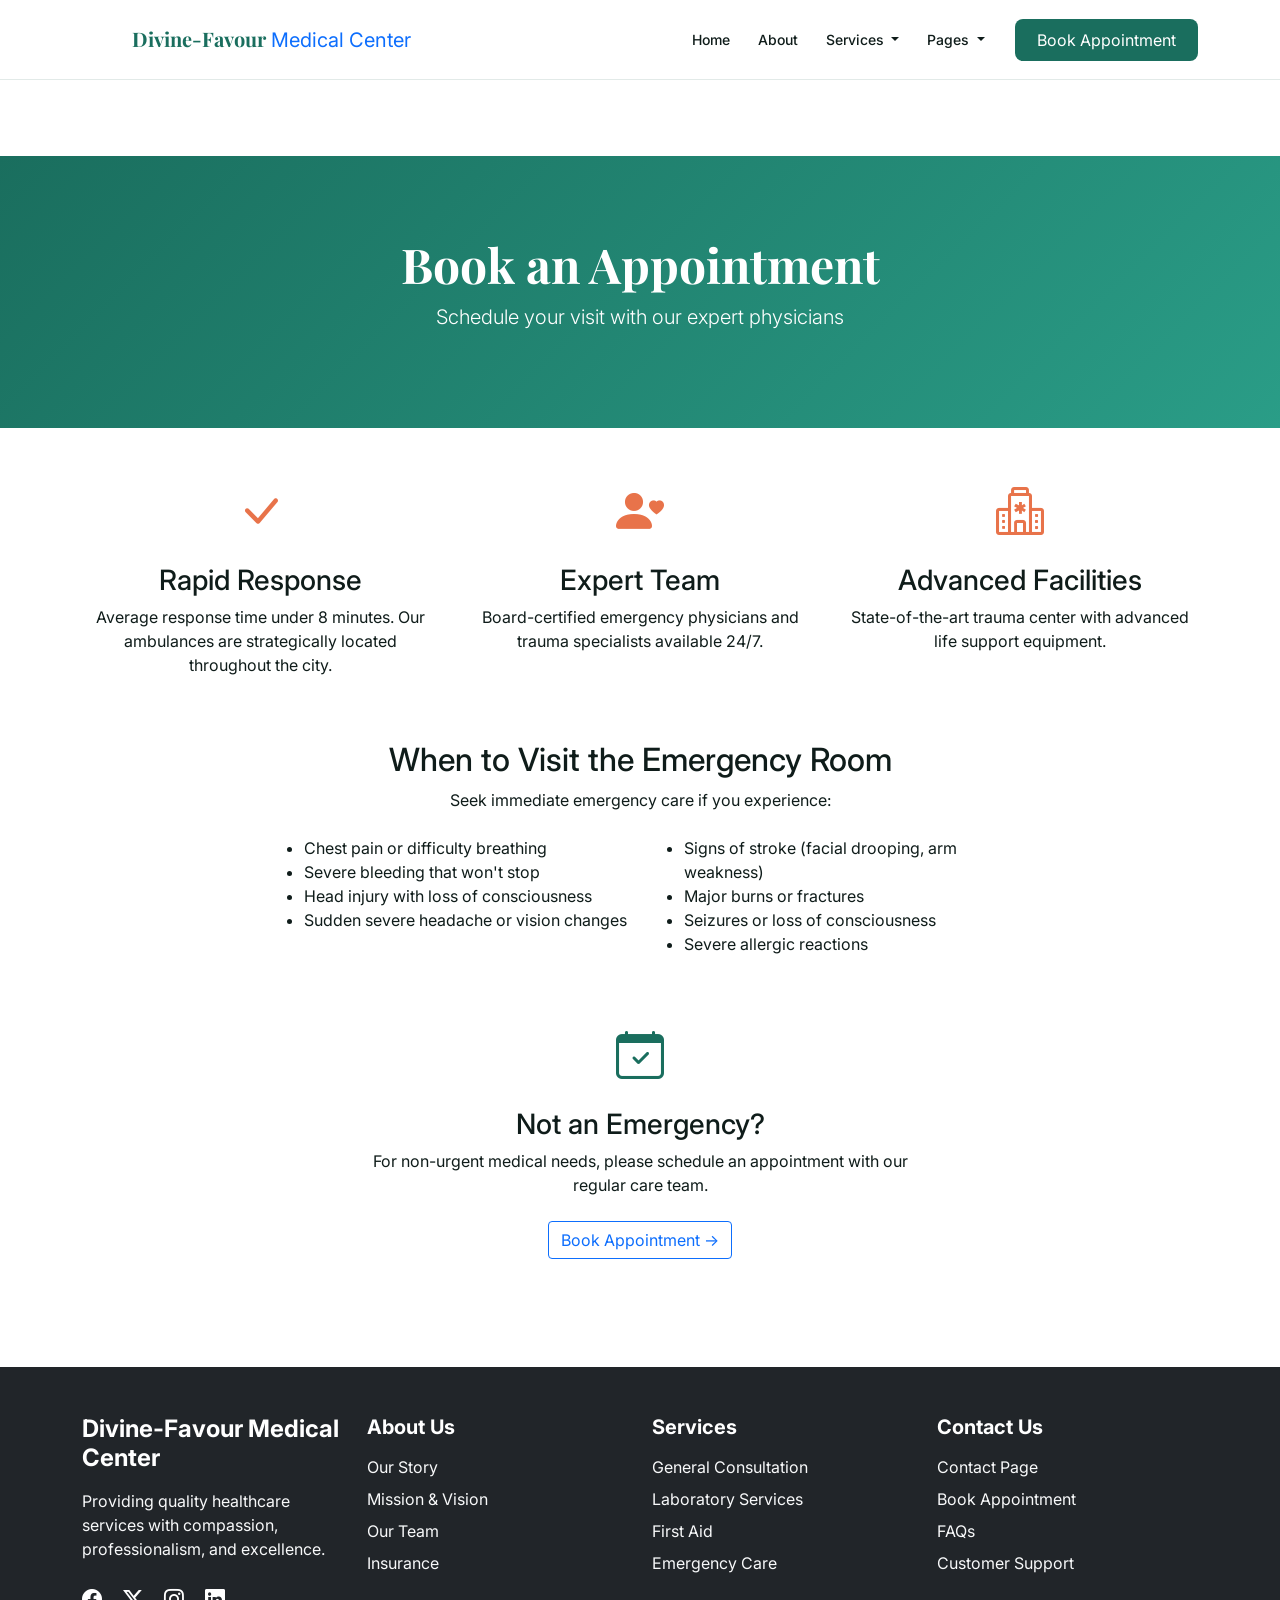
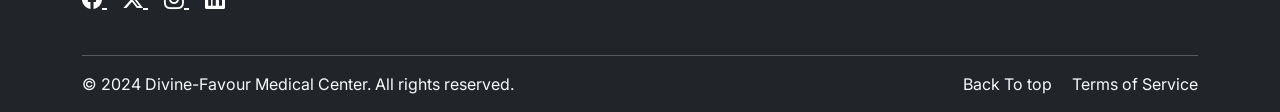
<file: pages/appointment.html>
<!doctype html>
<html lang="en">
  <head>
    <meta charset="UTF-8" />
    <meta name="viewport" content="width=device-width, initial-scale=1.0" />
    <title>Book Appointment - Divine-Favour Medical Center</title>
    <link rel="stylesheet" href="/css/bootstrap.min.css" />
    <link
      href="https://cdn.jsdelivr.net/npm/bootstrap-icons@1.11.3/font/bootstrap-icons.css"
      rel="stylesheet"
    />
    <link
      href="https://fonts.googleapis.com/css2?family=Inter:wght@300;400;500;600;700&family=Playfair+Display:wght@600;700&display=swap"
      rel="stylesheet"
    />
    <link rel="stylesheet" href="css2/appointment.css" />
  </head>
  <body>
    <!-- Main Navigation Bar -->
    <nav class="main-navbar navbar navbar-expand-lg">
      <div class="container">
        <!-- Brand / Logo -->
        <a class="navbar-brand" href="#">
          <div class="brand-icon">
            <i class="bi bi-heart-pulse-fill"></i>
          </div>
          <div class="brand-text">
            <strong>Divine-Favour</strong>
            <span>Medical Center</span>
          </div>
        </a>

        <!-- Mobile Toggle Button -->
        <button
          class="navbar-toggler"
          type="button"
          data-bs-toggle="collapse"
          data-bs-target="#mainNavbar"
        >
          <span class="navbar-toggler-icon"></span>
        </button>

        <!-- Navigation Links -->
        <div class="collapse navbar-collapse" id="mainNavbar">
          <ul class="navbar-nav ms-auto mb-2 mb-lg-0 align-items-lg-center">
            <!-- Home Link -->
            <li class="nav-item">
              <a class="nav-link nav-link-custom active" href="index.html"
                >Home</a
              >
            </li>

            <!-- About Link -->
            <li class="nav-item">
              <a class="nav-link nav-link-custom" href="pages/about.html"
                >About</a
              >
            </li>

            <!-- Services Dropdown -->
            <li class="nav-item dropdown">
              <a
                class="nav-link nav-link-custom dropdown-toggle"
                href="#"
                data-bs-toggle="dropdown"
              >
                Services
              </a>
              <ul class="dropdown-menu dropdown-menu-custom">
                <li>
                  <a class="dropdown-item" href="pages/medical-checkup.html"
                    ><i class="bi bi-heart-pulse"></i>Medical Checkup</a
                  >
                </li>
                <li>
                  <a class="dropdown-item" href="pages/emergency-care.html"
                    ><i class="bi bi-truck-front"></i>Emergency Care</a
                  >
                </li>
                <li>
                  <a class="dropdown-item" href="pages/insurance.html"
                    ><i class="bi bi-shield-check"></i>Insurance</a
                  >
                </li>
                <li>
                  <a class="dropdown-item" href="pages/appointment.html"
                    ><i class="bi bi-calendar-check"></i>Appointment</a
                  >
                </li>
              </ul>
            </li>

            <!-- Pages Dropdown -->
            <li class="nav-item dropdown">
              <a
                class="nav-link nav-link-custom dropdown-toggle"
                href="#"
                data-bs-toggle="dropdown"
              >
                Pages
              </a>
              <ul class="dropdown-menu dropdown-menu-custom">
                <li>
                  <a class="dropdown-item" href="pages/faqs.html"
                    ><i class="bi bi-question-circle"></i>FAQs</a
                  >
                </li>
                <li>
                  <a class="dropdown-item" href="pages/doctors-staff.html"
                    ><i class="bi bi-people"></i>Doctors & Staff</a
                  >
                </li>
                <li>
                  <a class="dropdown-item" href="pages/profile.html"
                    ><i class="bi bi-person-circle"></i>Profile</a
                  >
                </li>
                <li>
                  <a class="dropdown-item" href="pages/first-aid.html"
                    ><i class="bi bi-newspaper"></i>First Aid</a
                  >
                </li>
                <li><hr class="dropdown-divider my-1" /></li>
                <li>
                  <a class="dropdown-item" href="pages/contact.html"
                    ><i class="bi bi-envelope"></i>Contact</a
                  >
                </li>
              </ul>
            </li>
          </ul>

          <!-- Action Buttons -->
          <div class="d-flex gap-2 ms-lg-3 mt-3 mt-lg-0">
            <a href="pages/appointment.html" class="nav-cta-signup"
              >Book Appointment</a
            >
          </div>
        </div>
      </div>
    </nav>

    <section class="page-header">
      <div class="container text-center">
        <h1 class="page-title">Book an Appointment</h1>
        <p class="lead">Schedule your visit with our expert physicians</p>
      </div>
    </section>

    <section class="container py-5">
      <div class="row g-4">
        <div class="col-md-4">
          <div class="service-card text-center">
            <i
              class="bi bi-check-lg"
              style="font-size: 48px; color: var(--accent)"
            ></i>
            <h3 class="mt-3">Rapid Response</h3>
            <p>
              Average response time under 8 minutes. Our ambulances are
              strategically located throughout the city.
            </p>
          </div>
        </div>
        <div class="col-md-4">
          <div class="service-card text-center">
            <i
              class="bi bi-person-heart"
              style="font-size: 48px; color: var(--accent)"
            ></i>
            <h3 class="mt-3">Expert Team</h3>
            <p>
              Board-certified emergency physicians and trauma specialists
              available 24/7.
            </p>
          </div>
        </div>
        <div class="col-md-4">
          <div class="service-card text-center">
            <i
              class="bi bi-hospital"
              style="font-size: 48px; color: var(--accent)"
            ></i>
            <h3 class="mt-3">Advanced Facilities</h3>
            <p>
              State-of-the-art trauma center with advanced life support
              equipment.
            </p>
          </div>
        </div>
      </div>

      <div class="row mt-5">
        <div class="col-lg-8 mx-auto text-center">
          <h2>When to Visit the Emergency Room</h2>
          <p>Seek immediate emergency care if you experience:</p>
          <div class="row mt-4">
            <div class="col-md-6 text-start">
              <ul>
                <li>Chest pain or difficulty breathing</li>
                <li>Severe bleeding that won't stop</li>
                <li>Head injury with loss of consciousness</li>
                <li>Sudden severe headache or vision changes</li>
              </ul>
            </div>
            <div class="col-md-6 text-start">
              <ul>
                <li>Signs of stroke (facial drooping, arm weakness)</li>
                <li>Major burns or fractures</li>
                <li>Seizures or loss of consciousness</li>
                <li>Severe allergic reactions</li>
              </ul>
            </div>
          </div>
        </div>
      </div>

      <div class="row mt-5">
        <div class="col-md-6 mx-auto">
          <div class="service-card text-center">
            <i
              class="bi bi-calendar-check"
              style="font-size: 48px; color: var(--primary)"
            ></i>
            <h3 class="mt-3">Not an Emergency?</h3>
            <p>
              For non-urgent medical needs, please schedule an appointment with
              our regular care team.
            </p>
            <a href="appointment.html" class="btn btn-outline-primary mt-2"
              >Book Appointment →</a
            >
          </div>
        </div>
      </div>
    </section>

    <footer class="footer bg-dark text-white pt-5 pb-3">
      <div class="container">
        <div class="row">
          <!-- Left Section -->
          <div class="col-lg-3 mb-4">
            <h4 class="fw-bold mb-3">Divine-Favour Medical Center</h4>

            <p class="text-light">
              Providing quality healthcare services with compassion,
              professionalism, and excellence.
            </p>

            <!-- Social Media Icons -->
            <div class="mt-4">
              <a
                href="https://facebook.com"
                target="_blank"
                class="text-white me-3 fs-5"
              >
                <i class="bi bi-facebook"></i>
              </a>

              <a
                href="https://twitter.com"
                target="_blank"
                class="text-white me-3 fs-5"
              >
                <i class="bi bi-twitter-x"></i>
              </a>

              <a
                href="https://instagram.com"
                target="_blank"
                class="text-white me-3 fs-5"
              >
                <i class="bi bi-instagram"></i>
              </a>

              <a
                href="https://linkedin.com"
                target="_blank"
                class="text-white fs-5"
              >
                <i class="bi bi-linkedin"></i>
              </a>
            </div>
          </div>

          <!-- About Us -->
          <div class="col-lg-3 col-md-4 mb-4">
            <h5 class="fw-bold mb-3">About Us</h5>

            <ul class="list-unstyled">
              <li class="mb-2">
                <a
                  href="pages/about.html"
                  class="text-light text-decoration-none"
                >
                  Our Story
                </a>
              </li>

              <li class="mb-2">
                <a
                  href="pages/emergency-care.html"
                  class="text-light text-decoration-none"
                >
                  Mission & Vision
                </a>
              </li>

              <li class="mb-2">
                <a
                  href="pages/doctors-staff.html"
                  class="text-light text-decoration-none"
                >
                  Our Team
                </a>
              </li>

              <li>
                <a
                  href="pages/insurance.html"
                  class="text-light text-decoration-none"
                >
                  Insurance
                </a>
              </li>
            </ul>
          </div>

          <!-- Services -->
          <div class="col-lg-3 col-md-4 mb-4">
            <h5 class="fw-bold mb-3">Services</h5>

            <ul class="list-unstyled">
              <li class="mb-2">
                <a
                  href="pages/contact.html"
                  class="text-light text-decoration-none"
                >
                  General Consultation
                </a>
              </li>

              <li class="mb-2">
                <a href="index.html" class="text-light text-decoration-none">
                  Laboratory Services
                </a>
              </li>

              <li class="mb-2">
                <a
                  href="pages/first-aid.html"
                  class="text-light text-decoration-none"
                >
                  First Aid
                </a>
              </li>

              <li>
                <a
                  href="pages/emergency-care.html"
                  class="text-light text-decoration-none"
                >
                  Emergency Care
                </a>
              </li>
            </ul>
          </div>

          <!-- Contact Us -->
          <div class="col-lg-3 col-md-4 mb-4">
            <h5 class="fw-bold mb-3">Contact Us</h5>

            <ul class="list-unstyled">
              <li class="mb-2">
                <a href="contact.html" class="text-light text-decoration-none">
                  Contact Page
                </a>
              </li>

              <li class="mb-2">
                <a
                  href="pages/appointment.html"
                  class="text-light text-decoration-none"
                >
                  Book Appointment
                </a>
              </li>

              <li class="mb-2">
                <a
                  href="pages/faqs.html"
                  class="text-light text-decoration-none"
                >
                  FAQs
                </a>
              </li>

              <li>
                <a
                  href="pages/contact.html"
                  class="text-light text-decoration-none"
                >
                  Customer Support
                </a>
              </li>
            </ul>
          </div>
        </div>

        <!-- Bottom Footer -->
        <hr class="border-secondary" />

        <div class="row align-items-center">
          <div class="col-md-6">
            <p class="mb-0 text-light">
              © 2024 Divine-Favour Medical Center. All rights reserved.
            </p>
          </div>

          <div class="col-md-6 text-md-end mt-3 mt-md-0">
            <a
              href="pages/appointment.html"
              class="text-light text-decoration-none me-3"
            >
              Back To top
            </a>

            <a href="#" class="text-light text-decoration-none">
              Terms of Service
            </a>
          </div>
        </div>
      </div>
    </footer>

    <script src="/js/bootstrap.js"></script>
  </body>
</html>
</file>
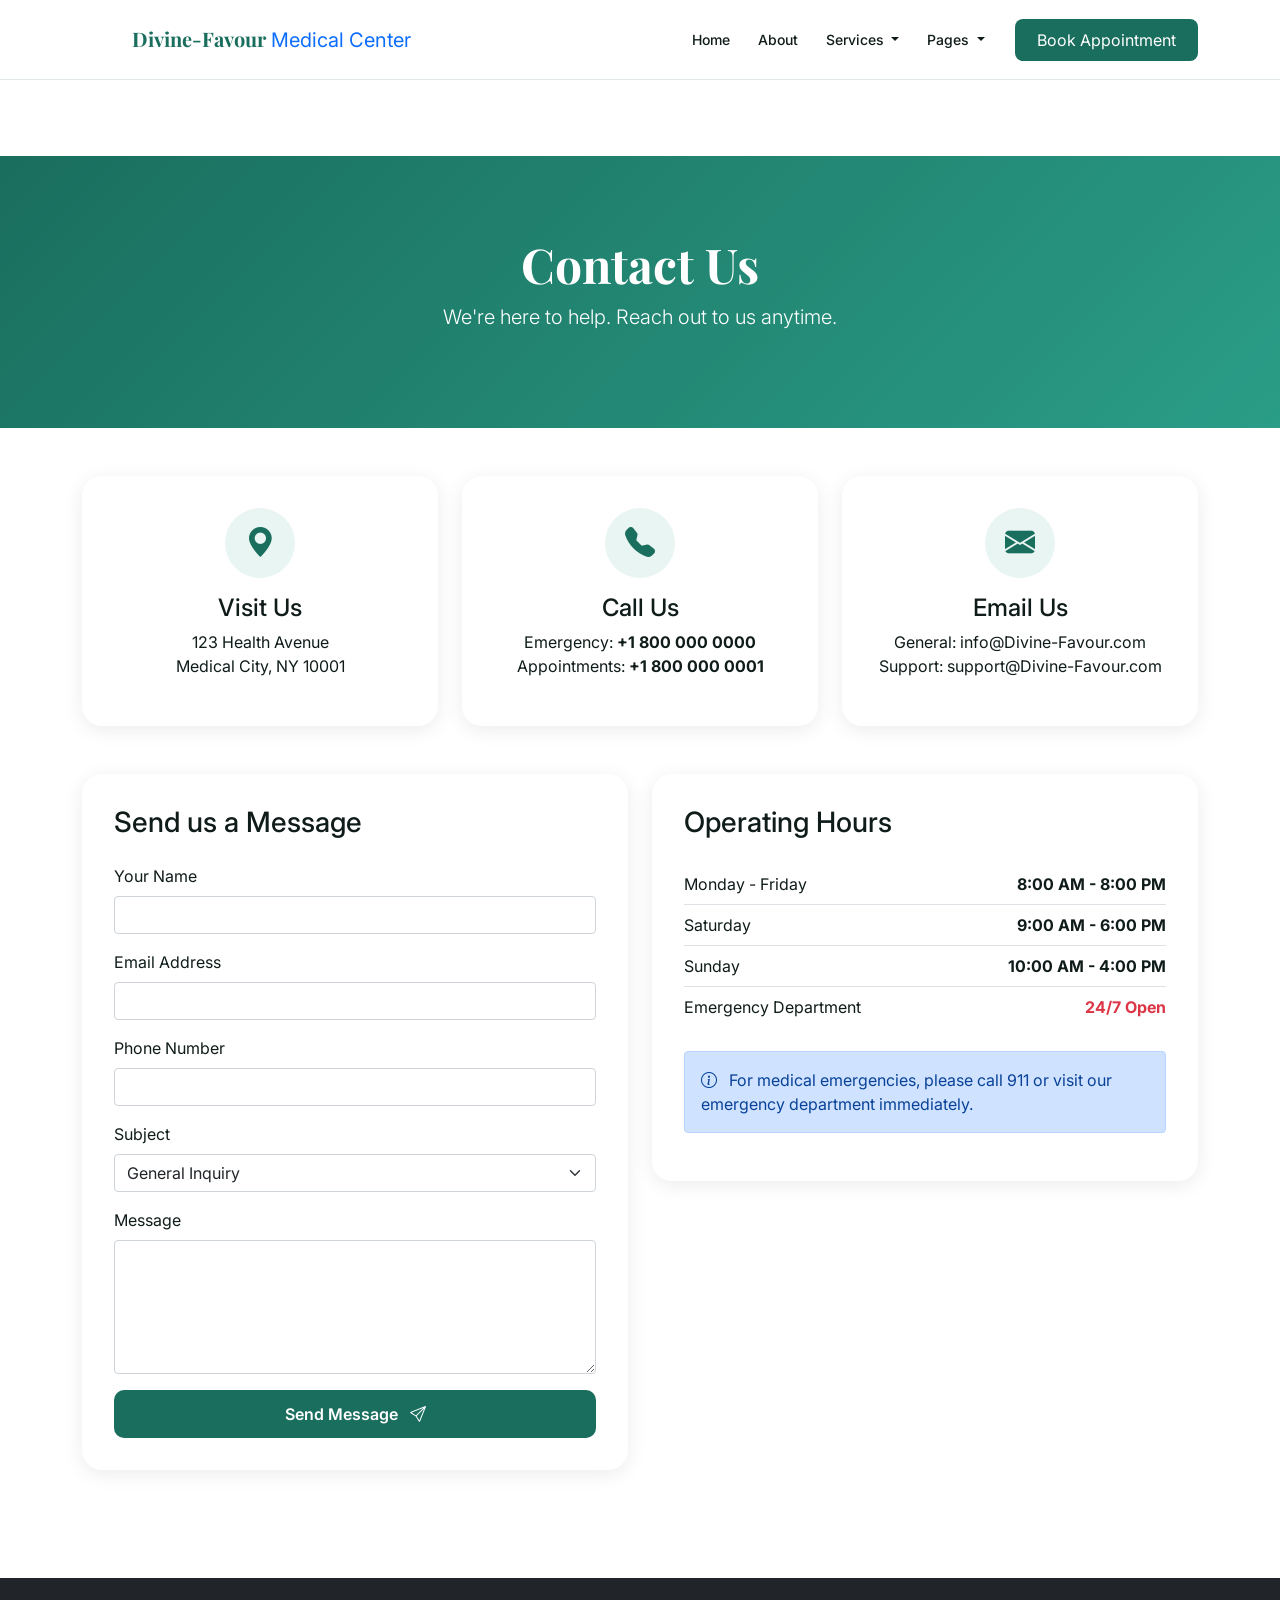
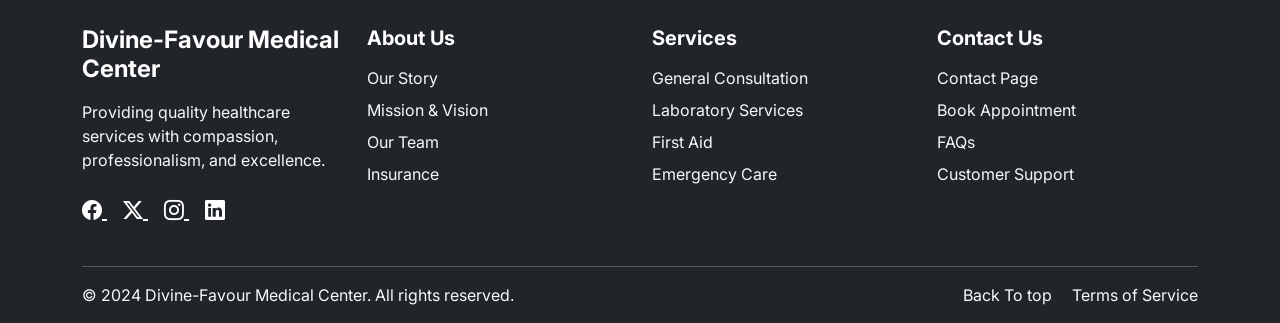
<file: pages/contact.html>
<!doctype html>
<html lang="en">
  <head>
    <meta charset="UTF-8" />
    <meta name="viewport" content="width=device-width, initial-scale=1.0" />
    <title>Contact Us - Divine-Favour Medical Center</title>
    <link rel="stylesheet" href="/css/bootstrap.min.css" />
    <link
      href="https://cdn.jsdelivr.net/npm/bootstrap-icons@1.11.3/font/bootstrap-icons.css"
      rel="stylesheet"
    />
    <link
      href="https://fonts.googleapis.com/css2?family=Inter:wght@300;400;500;600;700&family=Playfair+Display:wght@600;700&display=swap"
      rel="stylesheet"
    />
    <link rel="stylesheet" href="css2/contact.css" />
  </head>
  <body>
    <!-- Main Navigation Bar -->
    <nav class="main-navbar navbar navbar-expand-lg">
      <div class="container">
        <!-- Brand / Logo -->
        <a class="navbar-brand" href="#">
          <div class="brand-icon">
            <i class="bi bi-heart-pulse-fill"></i>
          </div>
          <div class="brand-text">
            <strong>Divine-Favour</strong>
            <span>Medical Center</span>
          </div>
        </a>

        <!-- Mobile Toggle Button -->
        <button
          class="navbar-toggler"
          type="button"
          data-bs-toggle="collapse"
          data-bs-target="#mainNavbar"
        >
          <span class="navbar-toggler-icon"></span>
        </button>

        <!-- Navigation Links -->
        <div class="collapse navbar-collapse" id="mainNavbar">
          <ul class="navbar-nav ms-auto mb-2 mb-lg-0 align-items-lg-center">
            <!-- Home Link -->
            <li class="nav-item">
              <a class="nav-link nav-link-custom active" href="../index.html"
                >Home</a
              >
            </li>

            <!-- About Link -->
            <li class="nav-item">
              <a class="nav-link nav-link-custom" href="pages/about.html"
                >About</a
              >
            </li>

            <!-- Services Dropdown -->
            <li class="nav-item dropdown">
              <a
                class="nav-link nav-link-custom dropdown-toggle"
                href="#"
                data-bs-toggle="dropdown"
              >
                Services
              </a>
              <ul class="dropdown-menu dropdown-menu-custom">
                <li>
                  <a class="dropdown-item" href="pages/medical-checkup.html"
                    ><i class="bi bi-heart-pulse"></i>Medical Checkup</a
                  >
                </li>
                <li>
                  <a class="dropdown-item" href="pages/emergency-care.html"
                    ><i class="bi bi-truck-front"></i>Emergency Care</a
                  >
                </li>
                <li>
                  <a class="dropdown-item" href="pages/insurance.html"
                    ><i class="bi bi-shield-check"></i>Insurance</a
                  >
                </li>
                <li>
                  <a class="dropdown-item" href="pages/appointment.html"
                    ><i class="bi bi-calendar-check"></i>Appointment</a
                  >
                </li>
              </ul>
            </li>

            <!-- Pages Dropdown -->
            <li class="nav-item dropdown">
              <a
                class="nav-link nav-link-custom dropdown-toggle"
                href="#"
                data-bs-toggle="dropdown"
              >
                Pages
              </a>
              <ul class="dropdown-menu dropdown-menu-custom">
                <li>
                  <a class="dropdown-item" href="pages/faqs.html"
                    ><i class="bi bi-question-circle"></i>FAQs</a
                  >
                </li>
                <li>
                  <a class="dropdown-item" href="pages/doctors-staff.html"
                    ><i class="bi bi-people"></i>Doctors & Staff</a
                  >
                </li>
                <li>
                  <a class="dropdown-item" href="pages/profile.html"
                    ><i class="bi bi-person-circle"></i>Profile</a
                  >
                </li>
                <li>
                  <a class="dropdown-item" href="pages/first-aid.html"
                    ><i class="bi bi-newspaper"></i>First Aid</a
                  >
                </li>
                <li><hr class="dropdown-divider my-1" /></li>
                <li>
                  <a class="dropdown-item" href="pages/contact.html"
                    ><i class="bi bi-envelope"></i>Contact</a
                  >
                </li>
              </ul>
            </li>
          </ul>

          <!-- Action Buttons -->
          <div class="d-flex gap-2 ms-lg-3 mt-3 mt-lg-0">
            <a href="pages/appointment.html" class="nav-cta-signup"
              >Book Appointment</a
            >
          </div>
        </div>
      </div>
    </nav>

    <section class="page-header">
      <div class="container text-center">
        <h1 class="page-title">Contact Us</h1>
        <p class="lead">We're here to help. Reach out to us anytime.</p>
      </div>
    </section>

    <section class="container py-5">
      <div class="row g-4 mb-5">
        <div class="col-md-4">
          <div class="contact-info-card">
            <div class="contact-icon"><i class="bi bi-geo-alt-fill"></i></div>
            <h4>Visit Us</h4>
            <p>123 Health Avenue<br />Medical City, NY 10001</p>
          </div>
        </div>
        <div class="col-md-4">
          <div class="contact-info-card">
            <div class="contact-icon"><i class="bi bi-telephone-fill"></i></div>
            <h4>Call Us</h4>
            <p>
              Emergency: <strong>+1 800 000 0000</strong><br />Appointments:
              <strong>+1 800 000 0001</strong>
            </p>
          </div>
        </div>
        <div class="col-md-4">
          <div class="contact-info-card">
            <div class="contact-icon"><i class="bi bi-envelope-fill"></i></div>
            <h4>Email Us</h4>
            <p>
              General: info@Divine-Favour.com<br />Support:
              support@Divine-Favour.com
            </p>
          </div>
        </div>
      </div>

      <div class="row">
        <div class="col-lg-6">
          <div class="contact-form">
            <h3 class="mb-4">Send us a Message</h3>
            <form>
              <div class="mb-3">
                <label class="form-label">Your Name</label>
                <input type="text" class="form-control" required />
              </div>
              <div class="mb-3">
                <label class="form-label">Email Address</label>
                <input type="email" class="form-control" required />
              </div>
              <div class="mb-3">
                <label class="form-label">Phone Number</label>
                <input type="tel" class="form-control" />
              </div>
              <div class="mb-3">
                <label class="form-label">Subject</label>
                <select class="form-select">
                  <option>General Inquiry</option>
                  <option>Appointment Request</option>
                  <option>Medical Question</option>
                  <option>Billing Question</option>
                  <option>Feedback</option>
                </select>
              </div>
              <div class="mb-3">
                <label class="form-label">Message</label>
                <textarea class="form-control" rows="5" required></textarea>
              </div>
              <button type="submit" class="btn-submit">
                Send Message <i class="bi bi-send ms-2"></i>
              </button>
            </form>
          </div>
        </div>
        <div class="col-lg-6">
          <div class="contact-form">
            <h3 class="mb-4">Operating Hours</h3>
            <div class="mb-4">
              <div class="d-flex justify-content-between py-2 border-bottom">
                <span>Monday - Friday</span>
                <strong>8:00 AM - 8:00 PM</strong>
              </div>
              <div class="d-flex justify-content-between py-2 border-bottom">
                <span>Saturday</span>
                <strong>9:00 AM - 6:00 PM</strong>
              </div>
              <div class="d-flex justify-content-between py-2 border-bottom">
                <span>Sunday</span>
                <strong>10:00 AM - 4:00 PM</strong>
              </div>
              <div class="d-flex justify-content-between py-2">
                <span>Emergency Department</span>
                <strong class="text-danger">24/7 Open</strong>
              </div>
            </div>
            <div class="alert alert-primary mt-3">
              <i class="bi bi-info-circle me-2"></i> For medical emergencies,
              please call 911 or visit our emergency department immediately.
            </div>
          </div>
        </div>
      </div>
    </section>

    <footer class="footer bg-dark text-white pt-5 pb-3">
      <div class="container">
        <div class="row">
          <!-- Left Section -->
          <div class="col-lg-3 mb-4">
            <h4 class="fw-bold mb-3">Divine-Favour Medical Center</h4>

            <p class="text-light">
              Providing quality healthcare services with compassion,
              professionalism, and excellence.
            </p>

            <!-- Social Media Icons -->
            <div class="mt-4">
              <a
                href="https://facebook.com"
                target="_blank"
                class="text-white me-3 fs-5"
              >
                <i class="bi bi-facebook"></i>
              </a>

              <a
                href="https://twitter.com"
                target="_blank"
                class="text-white me-3 fs-5"
              >
                <i class="bi bi-twitter-x"></i>
              </a>

              <a
                href="https://instagram.com"
                target="_blank"
                class="text-white me-3 fs-5"
              >
                <i class="bi bi-instagram"></i>
              </a>

              <a
                href="https://linkedin.com"
                target="_blank"
                class="text-white fs-5"
              >
                <i class="bi bi-linkedin"></i>
              </a>
            </div>
          </div>

          <!-- About Us -->
          <div class="col-lg-3 col-md-4 mb-4">
            <h5 class="fw-bold mb-3">About Us</h5>

            <ul class="list-unstyled">
              <li class="mb-2">
                <a
                  href="pages/about.html"
                  class="text-light text-decoration-none"
                >
                  Our Story
                </a>
              </li>

              <li class="mb-2">
                <a
                  href="pages/emergency-care.html"
                  class="text-light text-decoration-none"
                >
                  Mission & Vision
                </a>
              </li>

              <li class="mb-2">
                <a
                  href="pages/doctors-staff.html"
                  class="text-light text-decoration-none"
                >
                  Our Team
                </a>
              </li>

              <li>
                <a
                  href="pages/insurance.html"
                  class="text-light text-decoration-none"
                >
                  Insurance
                </a>
              </li>
            </ul>
          </div>

          <!-- Services -->
          <div class="col-lg-3 col-md-4 mb-4">
            <h5 class="fw-bold mb-3">Services</h5>

            <ul class="list-unstyled">
              <li class="mb-2">
                <a
                  href="pages/contact.html"
                  class="text-light text-decoration-none"
                >
                  General Consultation
                </a>
              </li>

              <li class="mb-2">
                <a href="index.html" class="text-light text-decoration-none">
                  Laboratory Services
                </a>
              </li>

              <li class="mb-2">
                <a
                  href="pages/first-aid.html"
                  class="text-light text-decoration-none"
                >
                  First Aid
                </a>
              </li>

              <li>
                <a
                  href="pages/emergency-care.html"
                  class="text-light text-decoration-none"
                >
                  Emergency Care
                </a>
              </li>
            </ul>
          </div>

          <!-- Contact Us -->
          <div class="col-lg-3 col-md-4 mb-4">
            <h5 class="fw-bold mb-3">Contact Us</h5>

            <ul class="list-unstyled">
              <li class="mb-2">
                <a href="contact.html" class="text-light text-decoration-none">
                  Contact Page
                </a>
              </li>

              <li class="mb-2">
                <a
                  href="pages/appointment.html"
                  class="text-light text-decoration-none"
                >
                  Book Appointment
                </a>
              </li>

              <li class="mb-2">
                <a
                  href="pages/faqs.html"
                  class="text-light text-decoration-none"
                >
                  FAQs
                </a>
              </li>

              <li>
                <a
                  href="pages/contact.html"
                  class="text-light text-decoration-none"
                >
                  Customer Support
                </a>
              </li>
            </ul>
          </div>
        </div>

        <!-- Bottom Footer -->
        <hr class="border-secondary" />

        <div class="row align-items-center">
          <div class="col-md-6">
            <p class="mb-0 text-light">
              © 2024 Divine-Favour Medical Center. All rights reserved.
            </p>
          </div>

          <div class="col-md-6 text-md-end mt-3 mt-md-0">
            <a
              href="pages/contact.html"
              class="text-light text-decoration-none me-3"
            >
              Back To top
            </a>

            <a href="#" class="text-light text-decoration-none">
              Terms of Service
            </a>
          </div>
        </div>
      </div>
    </footer>

    <script src="/js/bootstrap.js"></script>
  </body>
</html>
</file>
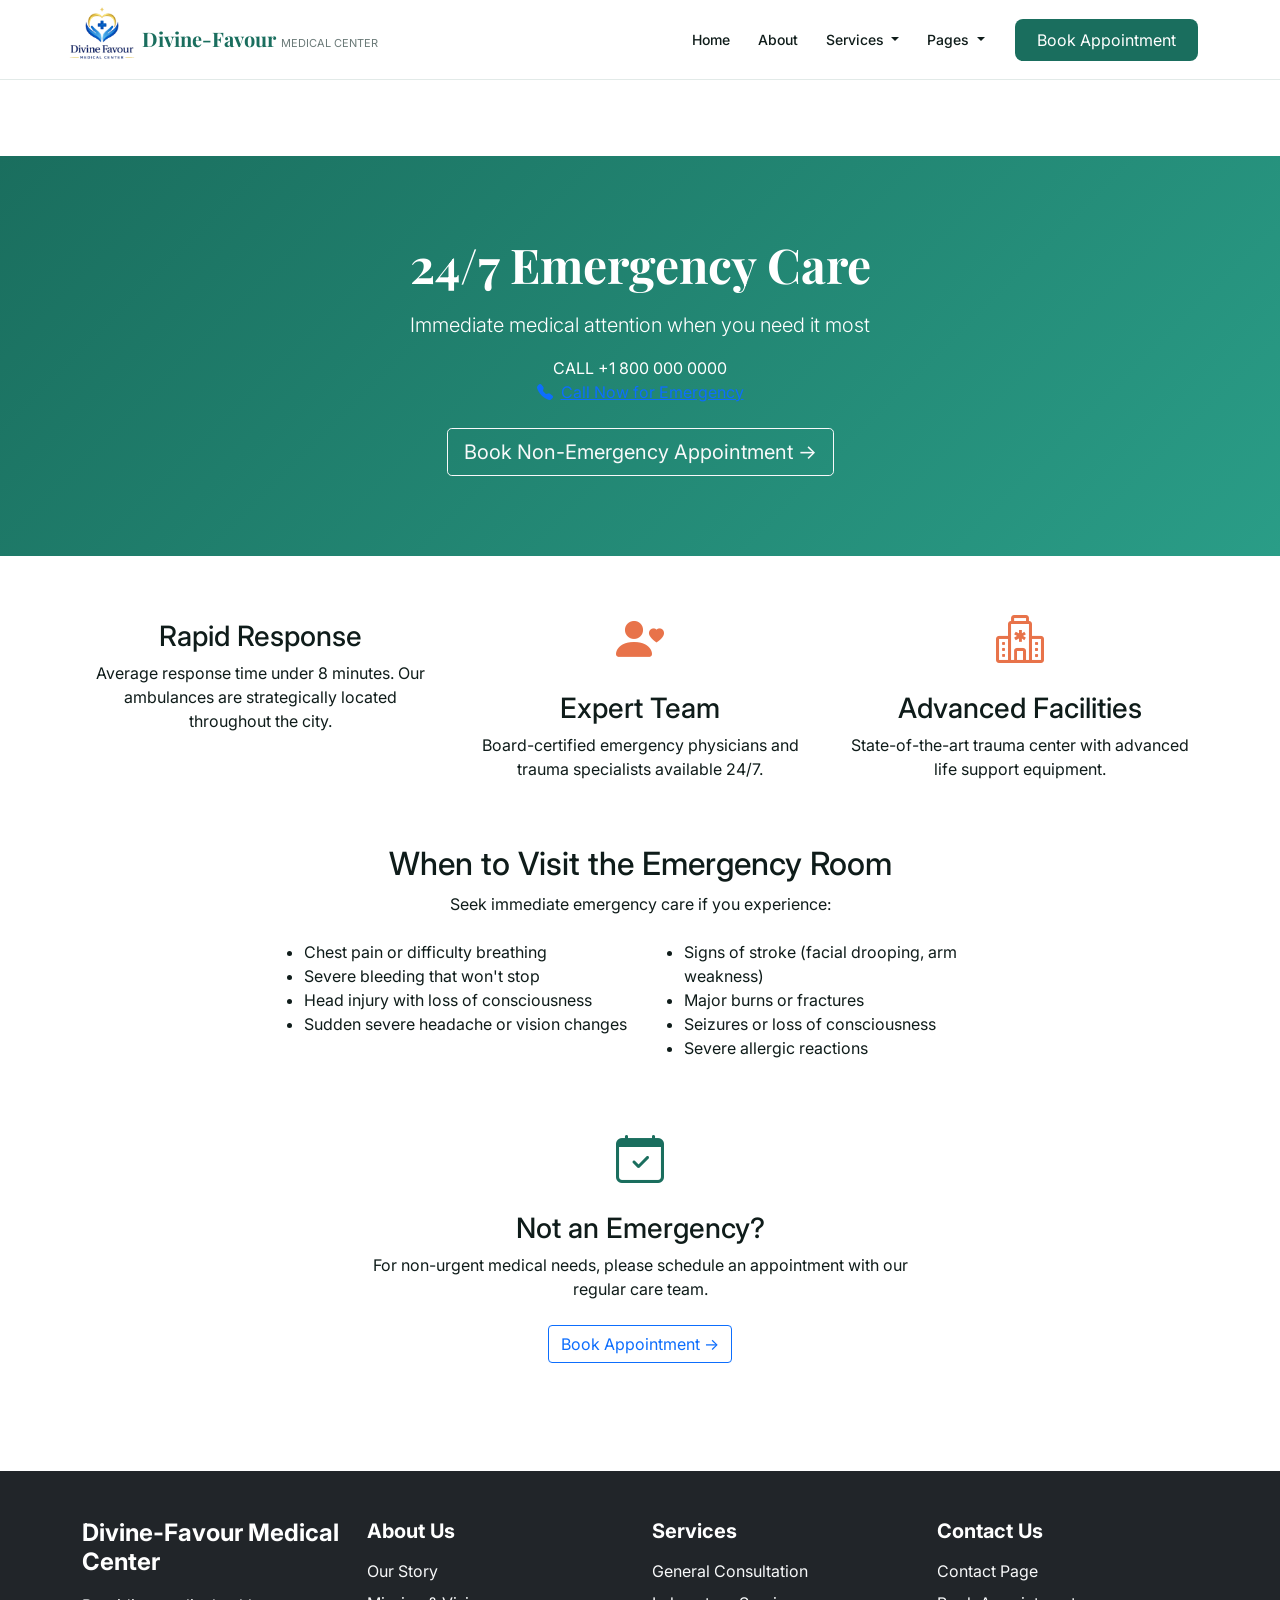
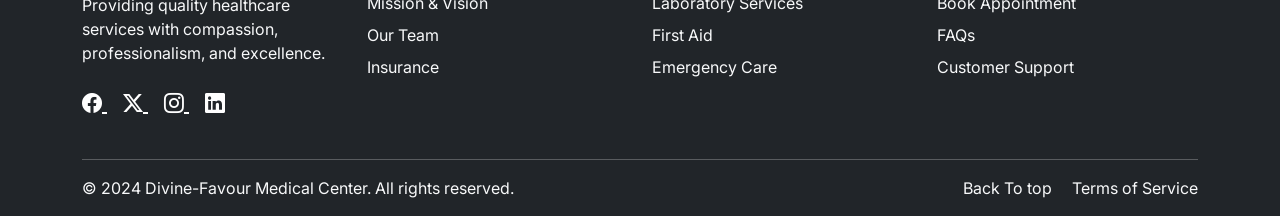
<file: pages/emergency-care.html>
<!doctype html>
<html lang="en">
  <head>
    <meta charset="UTF-8" />
    <meta name="viewport" content="width=device-width, initial-scale=1.0" />
    <title>Emergency Care - Destiny Medical Center</title>

    <link
      rel="stylesheet"
      href="https://cdn.jsdelivr.net/npm/bootstrap-icons@1.13.1/font/bootstrap-icons.min.css"
    />
    <link
      href="https://fonts.googleapis.com/css2?family=Inter:wght@300;400;500;600;700&family=Playfair+Display:wght@600;700&display=swap"
      rel="stylesheet"
    />
    <link rel="stylesheet" href="/css/bootstrap.min.css" />

    <link rel="stylesheet" href="css2/emergency.css" />
  </head>
  <body>
    <!-- Main Navigation Bar -->
    <nav class="main-navbar navbar navbar-expand-lg">
      <div class="container">
       <!-- Brand / Logo -->
        <a class="navbar-brand" href="index.html">
          <div class="brand-icon">
         <img src="../logo/ChatGPT Image May 13, 2026, 05_31_06 PM.png" width="130px">
          </div> <br>

          <div class="brand-text">
            <strong>Divine-Favour</strong>
            <span>Medical Center</span>
          </div>
        </a>

        <!-- Mobile Toggle Button -->
        <button
          class="navbar-toggler"
          type="button"
          data-bs-toggle="collapse"
          data-bs-target="#mainNavbar"
        >
          <span class="navbar-toggler-icon"></span>
        </button>

        <!-- Navigation Links -->
        <div class="collapse navbar-collapse" id="mainNavbar">
          <ul class="navbar-nav ms-auto mb-2 mb-lg-0 align-items-lg-center">
            <!-- Home Link -->
            <li class="nav-item">
              <a class="nav-link nav-link-custom active" href="index.html"
                >Home</a
              >
            </li>

            <!-- About Link -->
            <li class="nav-item">
              <a class="nav-link nav-link-custom" href="pages/about.html"
                >About</a
              >
            </li>

            <!-- Services Dropdown -->
            <li class="nav-item dropdown">
              <a
                class="nav-link nav-link-custom dropdown-toggle"
                href="#"
                data-bs-toggle="dropdown"
              >
                Services
              </a>
              <ul class="dropdown-menu dropdown-menu-custom">
                <li>
                  <a class="dropdown-item" href="pages/medical-checkup.html"
                    ><i class="bi bi-heart-pulse"></i>Medical Checkup</a
                  >
                </li>
                <li>
                  <a class="dropdown-item" href="pages/emergency-care.html"
                    ><i class="bi bi-truck-front"></i>Emergency Care</a
                  >
                </li>
                <li>
                  <a class="dropdown-item" href="pages/insurance.html"
                    ><i class="bi bi-shield-check"></i>Insurance</a
                  >
                </li>
                <li>
                  <a class="dropdown-item" href="pages/appointment.html"
                    ><i class="bi bi-calendar-check"></i>Appointment</a
                  >
                </li>
              </ul>
            </li>

            <!-- Pages Dropdown -->
            <li class="nav-item dropdown">
              <a
                class="nav-link nav-link-custom dropdown-toggle"
                href="#"
                data-bs-toggle="dropdown"
              >
                Pages
              </a>
              <ul class="dropdown-menu dropdown-menu-custom">
                <li>
                  <a class="dropdown-item" href="pages/faqs.html"
                    ><i class="bi bi-question-circle"></i>FAQs</a
                  >
                </li>
                <li>
                  <a class="dropdown-item" href="pages/doctors-staff.html"
                    ><i class="bi bi-people"></i>Doctors & Staff</a
                  >
                </li>
                <li>
                  <a class="dropdown-item" href="pages/profile.html"
                    ><i class="bi bi-person-circle"></i>Profile</a
                  >
                </li>
                <li>
                  <a class="dropdown-item" href="#"
                    ><i class="bi bi-newspaper"></i>Blog</a
                  >
                </li>
                <li><hr class="dropdown-divider my-1" /></li>
                <li>
                  <a class="dropdown-item" href="pages/contact.html"
                    ><i class="bi bi-envelope"></i>Contact</a
                  >
                </li>
              </ul>
            </li>
          </ul>

          <!-- Action Buttons -->
          <div class="d-flex gap-2 ms-lg-3 mt-3 mt-lg-0">
            <a href="pages/appointment.html" class="nav-cta-signup"
              >Book Appointment</a
            >
          </div>
        </div>
      </div>
    </nav>

    <section class="page-header">
      <div class="container text-center">
        <h1 class="page-title">24/7 Emergency Care</h1>
        <p class="lead">Immediate medical attention when you need it most</p>
        <div class="emergency-number">CALL +1 800 000 0000</div>
        <a href="tel:+18000000000" class="btn-call"
          ><i class="bi bi-telephone-fill me-2"></i>Call Now for Emergency</a
        >
        <div class="mt-4">
          <a href="appointment.html" class="btn btn-outline-light btn-lg"
            >Book Non-Emergency Appointment →</a
          >
        </div>
      </div>
    </section>

    <section class="container py-5">
      <div class="row g-4">
        <div class="col-md-4">
          <div class="service-card text-center">
            <i
              class="bi bi-ambulance"
              style="font-size: 48px; color: var(--accent)"
            ></i>
            <h3 class="mt-3">Rapid Response</h3>
            <p>
              Average response time under 8 minutes. Our ambulances are
              strategically located throughout the city.
            </p>
          </div>
        </div>
        <div class="col-md-4">
          <div class="service-card text-center">
            <i
              class="bi bi-person-heart"
              style="font-size: 48px; color: var(--accent)"
            ></i>
            <h3 class="mt-3">Expert Team</h3>
            <p>
              Board-certified emergency physicians and trauma specialists
              available 24/7.
            </p>
          </div>
        </div>
        <div class="col-md-4">
          <div class="service-card text-center">
            <i
              class="bi bi-hospital"
              style="font-size: 48px; color: var(--accent)"
            ></i>
            <h3 class="mt-3">Advanced Facilities</h3>
            <p>
              State-of-the-art trauma center with advanced life support
              equipment.
            </p>
          </div>
        </div>
      </div>

      <div class="row mt-5">
        <div class="col-lg-8 mx-auto text-center">
          <h2>When to Visit the Emergency Room</h2>
          <p>Seek immediate emergency care if you experience:</p>
          <div class="row mt-4">
            <div class="col-md-6 text-start">
              <ul>
                <li>Chest pain or difficulty breathing</li>
                <li>Severe bleeding that won't stop</li>
                <li>Head injury with loss of consciousness</li>
                <li>Sudden severe headache or vision changes</li>
              </ul>
            </div>
            <div class="col-md-6 text-start">
              <ul>
                <li>Signs of stroke (facial drooping, arm weakness)</li>
                <li>Major burns or fractures</li>
                <li>Seizures or loss of consciousness</li>
                <li>Severe allergic reactions</li>
              </ul>
            </div>
          </div>
        </div>
      </div>

      <div class="row mt-5">
        <div class="col-md-6 mx-auto">
          <div class="service-card text-center">
            <i
              class="bi bi-calendar-check"
              style="font-size: 48px; color: var(--primary)"
            ></i>
            <h3 class="mt-3">Not an Emergency?</h3>
            <p>
              For non-urgent medical needs, please schedule an appointment with
              our regular care team.
            </p>
            <a href="appointment.html" class="btn btn-outline-primary mt-2"
              >Book Appointment →</a
            >
          </div>
        </div>
      </div>
    </section>

    <footer class="footer bg-dark text-white pt-5 pb-3">
      <div class="container">
        <div class="row">
          <!-- Left Section -->
          <div class="col-lg-3 mb-4">
            <h4 class="fw-bold mb-3">Divine-Favour Medical Center</h4>

            <p class="text-light">
              Providing quality healthcare services with compassion,
              professionalism, and excellence.
            </p>

            <!-- Social Media Icons -->
            <div class="mt-4">
              <a
                href="https://facebook.com"
                target="_blank"
                class="text-white me-3 fs-5"
              >
                <i class="bi bi-facebook"></i>
              </a>

              <a
                href="https://twitter.com"
                target="_blank"
                class="text-white me-3 fs-5"
              >
                <i class="bi bi-twitter-x"></i>
              </a>

              <a
                href="https://instagram.com"
                target="_blank"
                class="text-white me-3 fs-5"
              >
                <i class="bi bi-instagram"></i>
              </a>

              <a
                href="https://linkedin.com"
                target="_blank"
                class="text-white fs-5"
              >
                <i class="bi bi-linkedin"></i>
              </a>
            </div>
          </div>

          <!-- About Us -->
          <div class="col-lg-3 col-md-4 mb-4">
            <h5 class="fw-bold mb-3">About Us</h5>

            <ul class="list-unstyled">
              <li class="mb-2">
                <a
                  href="pages/about.html"
                  class="text-light text-decoration-none"
                >
                  Our Story
                </a>
              </li>

              <li class="mb-2">
                <a
                  href="pages/emergency-care.html"
                  class="text-light text-decoration-none"
                >
                  Mission & Vision
                </a>
              </li>

              <li class="mb-2">
                <a
                  href="pages/doctors-staff.html"
                  class="text-light text-decoration-none"
                >
                  Our Team
                </a>
              </li>

              <li>
                <a
                  href="pages/insurance.html"
                  class="text-light text-decoration-none"
                >
                  Insurance
                </a>
              </li>
            </ul>
          </div>

          <!-- Services -->
          <div class="col-lg-3 col-md-4 mb-4">
            <h5 class="fw-bold mb-3">Services</h5>

            <ul class="list-unstyled">
              <li class="mb-2">
                <a
                  href="pages/contact.html"
                  class="text-light text-decoration-none"
                >
                  General Consultation
                </a>
              </li>

              <li class="mb-2">
                <a href="index.html" class="text-light text-decoration-none">
                  Laboratory Services
                </a>
              </li>

              <li class="mb-2">
                <a
                  href="pages/first-aid.html"
                  class="text-light text-decoration-none"
                >
                  First Aid
                </a>
              </li>

              <li>
                <a
                  href="pages/emergency-care.html"
                  class="text-light text-decoration-none"
                >
                  Emergency Care
                </a>
              </li>
            </ul>
          </div>

          <!-- Contact Us -->
          <div class="col-lg-3 col-md-4 mb-4">
            <h5 class="fw-bold mb-3">Contact Us</h5>

            <ul class="list-unstyled">
              <li class="mb-2">
                <a href="contact.html" class="text-light text-decoration-none">
                  Contact Page
                </a>
              </li>

              <li class="mb-2">
                <a
                  href="pages/appointment.html"
                  class="text-light text-decoration-none"
                >
                  Book Appointment
                </a>
              </li>

              <li class="mb-2">
                <a
                  href="pages/faqs.html"
                  class="text-light text-decoration-none"
                >
                  FAQs
                </a>
              </li>

              <li>
                <a
                  href="pages/contact.html"
                  class="text-light text-decoration-none"
                >
                  Customer Support
                </a>
              </li>
            </ul>
          </div>
        </div>

        <!-- Bottom Footer -->
        <hr class="border-secondary" />

        <div class="row align-items-center">
          <div class="col-md-6">
            <p class="mb-0 text-light">
              © 2024 Divine-Favour Medical Center. All rights reserved.
            </p>
          </div>

          <div class="col-md-6 text-md-end mt-3 mt-md-0">
            <a
              href="pages/emergency-care.html"
              class="text-light text-decoration-none me-3"
            >
              Back To top
            </a>

            <a href="#" class="text-light text-decoration-none">
              Terms of Service
            </a>
          </div>
        </div>
      </div>
    </footer>

    <script src="/js/bootstrap.js"></script>
  </body>
</html>
</file>
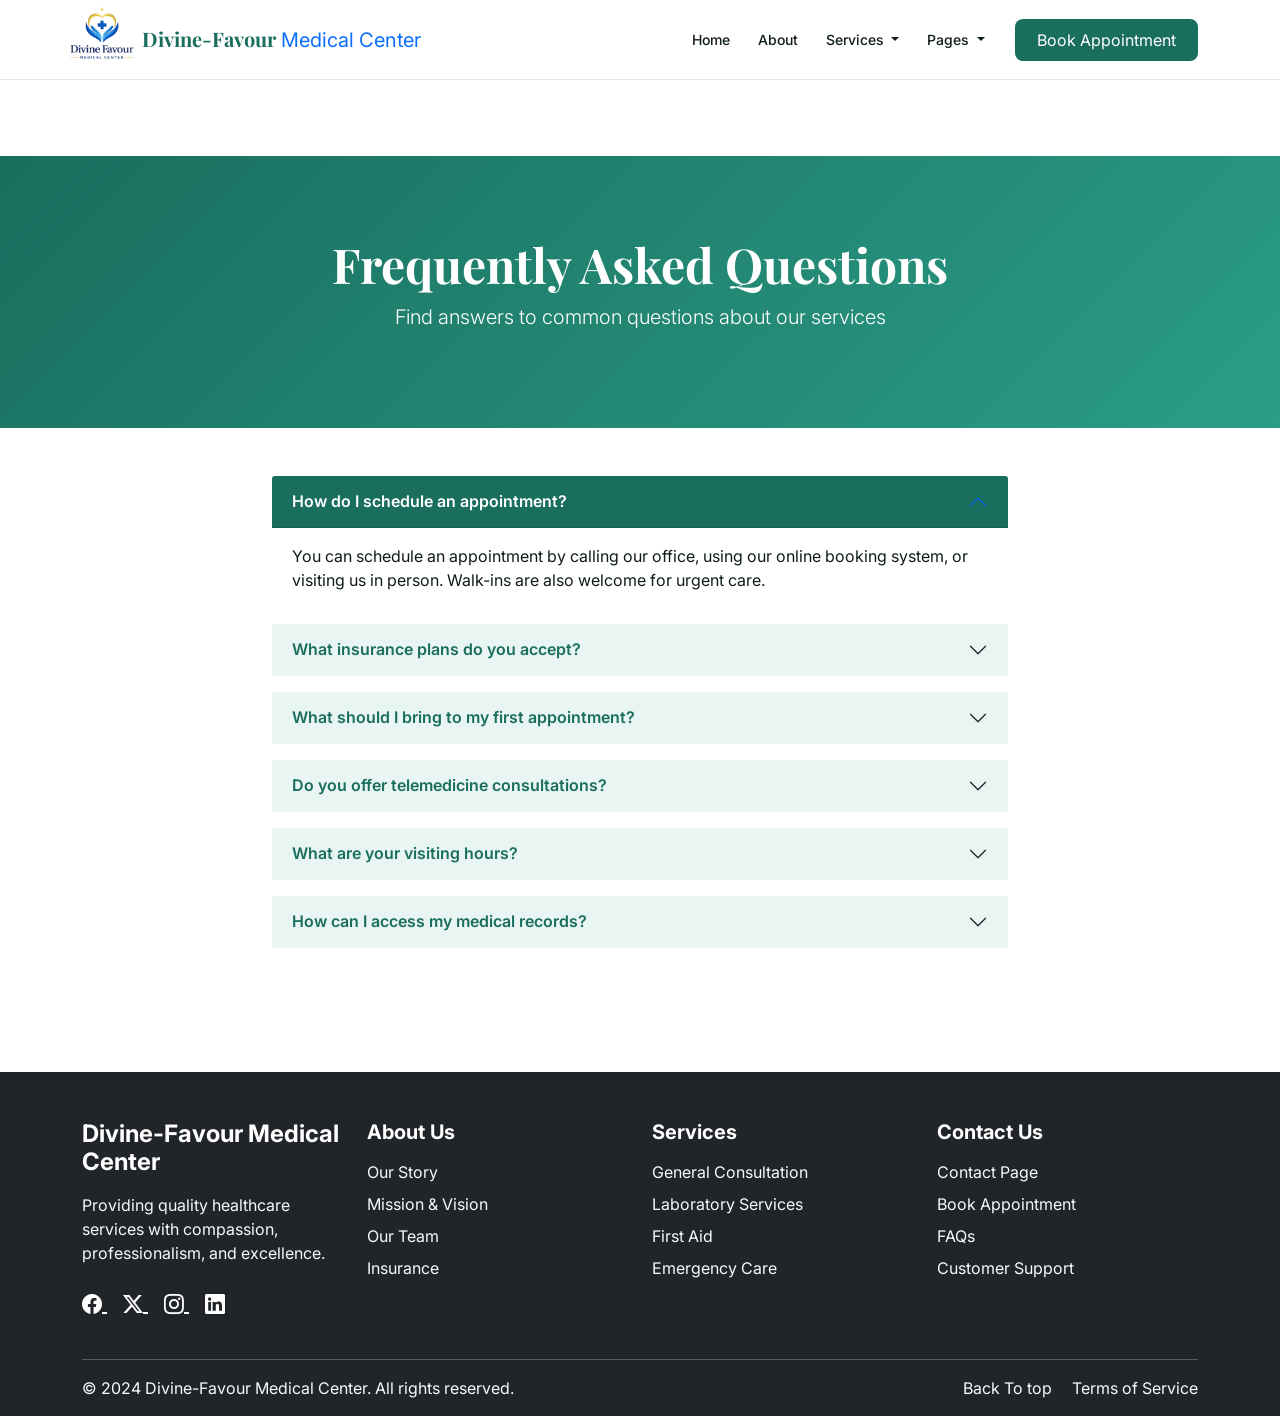
<file: pages/faqs.html>
<!doctype html>
<html lang="en">
  <head>
    <meta charset="UTF-8" />
    <meta name="viewport" content="width=device-width, initial-scale=1.0" />
    <title>FAQs - Divine-Favour Medical Center</title>
    <link
      rel="stylesheet"
      href="https://cdn.jsdelivr.net/npm/bootstrap-icons@1.13.1/font/bootstrap-icons.min.css"
    />

    <link
      href="https://fonts.googleapis.com/css2?family=Inter:wght@300;400;500;600;700&family=Playfair+Display:wght@600;700&display=swap"
      rel="stylesheet"
    />
    <link rel="stylesheet" href="/css/bootstrap.min.css" />
    <link rel="stylesheet" href="css2/faq.css" />
  </head>
  <body>
    <!-- Main Navigation Bar -->
    <nav class="main-navbar navbar navbar-expand-lg">
      <div class="container">
       <!-- Brand / Logo -->
        <a class="navbar-brand" href="/index.html">
          <div class="brand-icon">
         <img src="/logo/ChatGPT Image May 13, 2026, 05_31_06 PM.png" width="130px">
          </div> <br>
          
          <div class="brand-text">
            <strong>Divine-Favour</strong>
            <span>Medical Center</span>
          </div>
        </a>

        <!-- Mobile Toggle Button -->
        <button
          class="navbar-toggler"
          type="button"
          data-bs-toggle="collapse"
          data-bs-target="#mainNavbar"
        >
          <span class="navbar-toggler-icon"></span>
        </button>

        <!-- Navigation Links -->
        <div class="collapse navbar-collapse" id="mainNavbar">
          <ul class="navbar-nav ms-auto mb-2 mb-lg-0 align-items-lg-center">
            <!-- Home Link -->
            <li class="nav-item">
              <a class="nav-link nav-link-custom active" href="/index.html"
                >Home</a
              >
            </li>

            <!-- About Link -->
            <li class="nav-item">
              <a class="nav-link nav-link-custom" href="pages/about.html"
                >About</a
              >
            </li>

            <!-- Services Dropdown -->
            <li class="nav-item dropdown">
              <a
                class="nav-link nav-link-custom dropdown-toggle"
                href="#"
                data-bs-toggle="dropdown"
              >
                Services
              </a>
              <ul class="dropdown-menu dropdown-menu-custom">
                <li>
                  <a class="dropdown-item" href="pages/medical-checkup.html"
                    ><i class="bi bi-heart-pulse"></i>Medical Checkup</a
                  >
                </li>
                <li>
                  <a class="dropdown-item" href="pages/emergency-care.html"
                    ><i class="bi bi-truck-front"></i>Emergency Care</a
                  >
                </li>
                <li>
                  <a class="dropdown-item" href="pages/insurance.html"
                    ><i class="bi bi-shield-check"></i>Insurance</a
                  >
                </li>
                <li>
                  <a class="dropdown-item" href="pages/appointment.html"
                    ><i class="bi bi-calendar-check"></i>Appointment</a
                  >
                </li>
              </ul>
            </li>

            <!-- Pages Dropdown -->
            <li class="nav-item dropdown">
              <a
                class="nav-link nav-link-custom dropdown-toggle"
                href="#"
                data-bs-toggle="dropdown"
              >
                Pages
              </a>
              <ul class="dropdown-menu dropdown-menu-custom">
                <li>
                  <a class="dropdown-item" href="pages/faqs.html"
                    ><i class="bi bi-question-circle"></i>FAQs</a
                  >
                </li>
                <li>
                  <a class="dropdown-item" href="pages/doctors-staff.html"
                    ><i class="bi bi-people"></i>Doctors & Staff</a
                  >
                </li>
                <li>
                  <a class="dropdown-item" href="pages/profile.html"
                    ><i class="bi bi-person-circle"></i>Profile</a
                  >
                </li>
                <li>
                  <a class="dropdown-item" href="pages/first-aid.html"
                    ><i class="bi bi-newspaper"></i>First Aid</a
                  >
                </li>
                <li><hr class="dropdown-divider my-1" /></li>
                <li>
                  <a class="dropdown-item" href="pages/contact.html"
                    ><i class="bi bi-envelope"></i>Contact</a
                  >
                </li>
              </ul>
            </li>
          </ul>

          <!-- Action Buttons -->
          <div class="d-flex gap-2 ms-lg-3 mt-3 mt-lg-0">
            <a href="pages/appointment.html" class="nav-cta-signup"
              >Book Appointment</a
            >
          </div>
        </div>
      </div>
    </nav>

    <section class="page-header">
      <div class="container text-center">
        <h1 class="page-title">Frequently Asked Questions</h1>
        <p class="lead">Find answers to common questions about our services</p>
      </div>
    </section>

    <section class="container py-5">
      <div class="row">
        <div class="col-lg-8 mx-auto">
          <div class="accordion" id="faqAccordion">
            <div class="accordion-item mb-3 border-0">
              <h2 class="accordion-header">
                <button
                  class="accordion-button"
                  type="button"
                  data-bs-toggle="collapse"
                  data-bs-target="#faq1"
                >
                  How do I schedule an appointment?
                </button>
              </h2>
              <div
                id="faq1"
                class="accordion-collapse collapse show"
                data-bs-parent="#faqAccordion"
              >
                <div class="accordion-body">
                  You can schedule an appointment by calling our office, using
                  our online booking system, or visiting us in person. Walk-ins
                  are also welcome for urgent care.
                </div>
              </div>
            </div>

            <div class="accordion-item mb-3 border-0">
              <h2 class="accordion-header">
                <button
                  class="accordion-button collapsed"
                  type="button"
                  data-bs-toggle="collapse"
                  data-bs-target="#faq2"
                >
                  What insurance plans do you accept?
                </button>
              </h2>
              <div
                id="faq2"
                class="accordion-collapse collapse"
                data-bs-parent="#faqAccordion"
              >
                <div class="accordion-body">
                  We accept most major insurance plans including Medicare,
                  Medicaid, Blue Cross Blue Shield, Aetna, Cigna, and
                  UnitedHealthcare. Please contact our office to verify your
                  specific plan.
                </div>
              </div>
            </div>

            <div class="accordion-item mb-3 border-0">
              <h2 class="accordion-header">
                <button
                  class="accordion-button collapsed"
                  type="button"
                  data-bs-toggle="collapse"
                  data-bs-target="#faq3"
                >
                  What should I bring to my first appointment?
                </button>
              </h2>
              <div
                id="faq3"
                class="accordion-collapse collapse"
                data-bs-parent="#faqAccordion"
              >
                <div class="accordion-body">
                  Please bring your insurance card, photo ID, list of current
                  medications, relevant medical records, and completed new
                  patient forms (available on our website).
                </div>
              </div>
            </div>

            <div class="accordion-item mb-3 border-0">
              <h2 class="accordion-header">
                <button
                  class="accordion-button collapsed"
                  type="button"
                  data-bs-toggle="collapse"
                  data-bs-target="#faq4"
                >
                  Do you offer telemedicine consultations?
                </button>
              </h2>
              <div
                id="faq4"
                class="accordion-collapse collapse"
                data-bs-parent="#faqAccordion"
              >
                <div class="accordion-body">
                  Yes, we offer virtual consultations for non-emergency
                  conditions. Telemedicine appointments can be scheduled through
                  our patient portal.
                </div>
              </div>
            </div>

            <div class="accordion-item mb-3 border-0">
              <h2 class="accordion-header">
                <button
                  class="accordion-button collapsed"
                  type="button"
                  data-bs-toggle="collapse"
                  data-bs-target="#faq5"
                >
                  What are your visiting hours?
                </button>
              </h2>
              <div
                id="faq5"
                class="accordion-collapse collapse"
                data-bs-parent="#faqAccordion"
              >
                <div class="accordion-body">
                  Our regular hours are Monday-Saturday, 8:00 AM to 6:00 PM. The
                  emergency department is open 24/7 for urgent medical needs.
                </div>
              </div>
            </div>

            <div class="accordion-item mb-3 border-0">
              <h2 class="accordion-header">
                <button
                  class="accordion-button collapsed"
                  type="button"
                  data-bs-toggle="collapse"
                  data-bs-target="#faq6"
                >
                  How can I access my medical records?
                </button>
              </h2>
              <div
                id="faq6"
                class="accordion-collapse collapse"
                data-bs-parent="#faqAccordion"
              >
                <div class="accordion-body">
                  You can access your medical records through our secure patient
                  portal. You may also request physical copies from our medical
                  records department.
                </div>
              </div>
            </div>
          </div>
        </div>
      </div>
    </section>

    <footer class="footer bg-dark text-white pt-5 pb-3">
      <div class="container">
        <div class="row">
          <!-- Left Section -->
          <div class="col-lg-3 mb-4">
            <h4 class="fw-bold mb-3">Divine-Favour Medical Center</h4>

            <p class="text-light">
              Providing quality healthcare services with compassion,
              professionalism, and excellence.
            </p>

            <!-- Social Media Icons -->
            <div class="mt-4">
              <a
                href="https://facebook.com"
                target="_blank"
                class="text-white me-3 fs-5"
              >
                <i class="bi bi-facebook"></i>
              </a>

              <a
                href="https://twitter.com"
                target="_blank"
                class="text-white me-3 fs-5"
              >
                <i class="bi bi-twitter-x"></i>
              </a>

              <a
                href="https://instagram.com"
                target="_blank"
                class="text-white me-3 fs-5"
              >
                <i class="bi bi-instagram"></i>
              </a>

              <a
                href="https://linkedin.com"
                target="_blank"
                class="text-white fs-5"
              >
                <i class="bi bi-linkedin"></i>
              </a>
            </div>
          </div>

          <!-- About Us -->
          <div class="col-lg-3 col-md-4 mb-4">
            <h5 class="fw-bold mb-3">About Us</h5>

            <ul class="list-unstyled">
              <li class="mb-2">
                <a
                  href="pages/about.html"
                  class="text-light text-decoration-none"
                >
                  Our Story
                </a>
              </li>

              <li class="mb-2">
                <a
                  href="pages/emergency-care.html"
                  class="text-light text-decoration-none"
                >
                  Mission & Vision
                </a>
              </li>

              <li class="mb-2">
                <a
                  href="pages/doctors-staff.html"
                  class="text-light text-decoration-none"
                >
                  Our Team
                </a>
              </li>

              <li>
                <a
                  href="pages/insurance.html"
                  class="text-light text-decoration-none"
                >
                  Insurance
                </a>
              </li>
            </ul>
          </div>

          <!-- Services -->
          <div class="col-lg-3 col-md-4 mb-4">
            <h5 class="fw-bold mb-3">Services</h5>

            <ul class="list-unstyled">
              <li class="mb-2">
                <a
                  href="pages/contact.html"
                  class="text-light text-decoration-none"
                >
                  General Consultation
                </a>
              </li>

              <li class="mb-2">
                <a href="/index.html" class="text-light text-decoration-none">
                  Laboratory Services
                </a>
              </li>

              <li class="mb-2">
                <a
                  href="pages/first-aid.html"
                  class="text-light text-decoration-none"
                >
                  First Aid
                </a>
              </li>

              <li>
                <a
                  href="pages/emergency-care.html"
                  class="text-light text-decoration-none"
                >
                  Emergency Care
                </a>
              </li>
            </ul>
          </div>

          <!-- Contact Us -->
          <div class="col-lg-3 col-md-4 mb-4">
            <h5 class="fw-bold mb-3">Contact Us</h5>

            <ul class="list-unstyled">
              <li class="mb-2">
                <a href="contact.html" class="text-light text-decoration-none">
                  Contact Page
                </a>
              </li>

              <li class="mb-2">
                <a
                  href="pages/appointment.html"
                  class="text-light text-decoration-none"
                >
                  Book Appointment
                </a>
              </li>

              <li class="mb-2">
                <a
                  href="pages/faqs.html"
                  class="text-light text-decoration-none"
                >
                  FAQs
                </a>
              </li>

              <li>
                <a
                  href="pages/contact.html"
                  class="text-light text-decoration-none"
                >
                  Customer Support
                </a>
              </li>
            </ul>
          </div>
        </div>

        <!-- Bottom Footer -->
        <hr class="border-secondary" />

        <div class="row align-items-center">
          <div class="col-md-6">
            <p class="mb-0 text-light">
              © 2024 Divine-Favour Medical Center. All rights reserved.
            </p>
          </div>

          <div class="col-md-6 text-md-end mt-3 mt-md-0">
            <a
              href="pages/faqs.html"
              class="text-light text-decoration-none me-3"
            >
              Back To top
            </a>

            <a href="#" class="text-light text-decoration-none">
              Terms of Service
            </a>
          </div>
        </div>
      </div>
    </footer>

    <script src="/js/bootstrap.js"></script>
  </body>
</html>
</file>
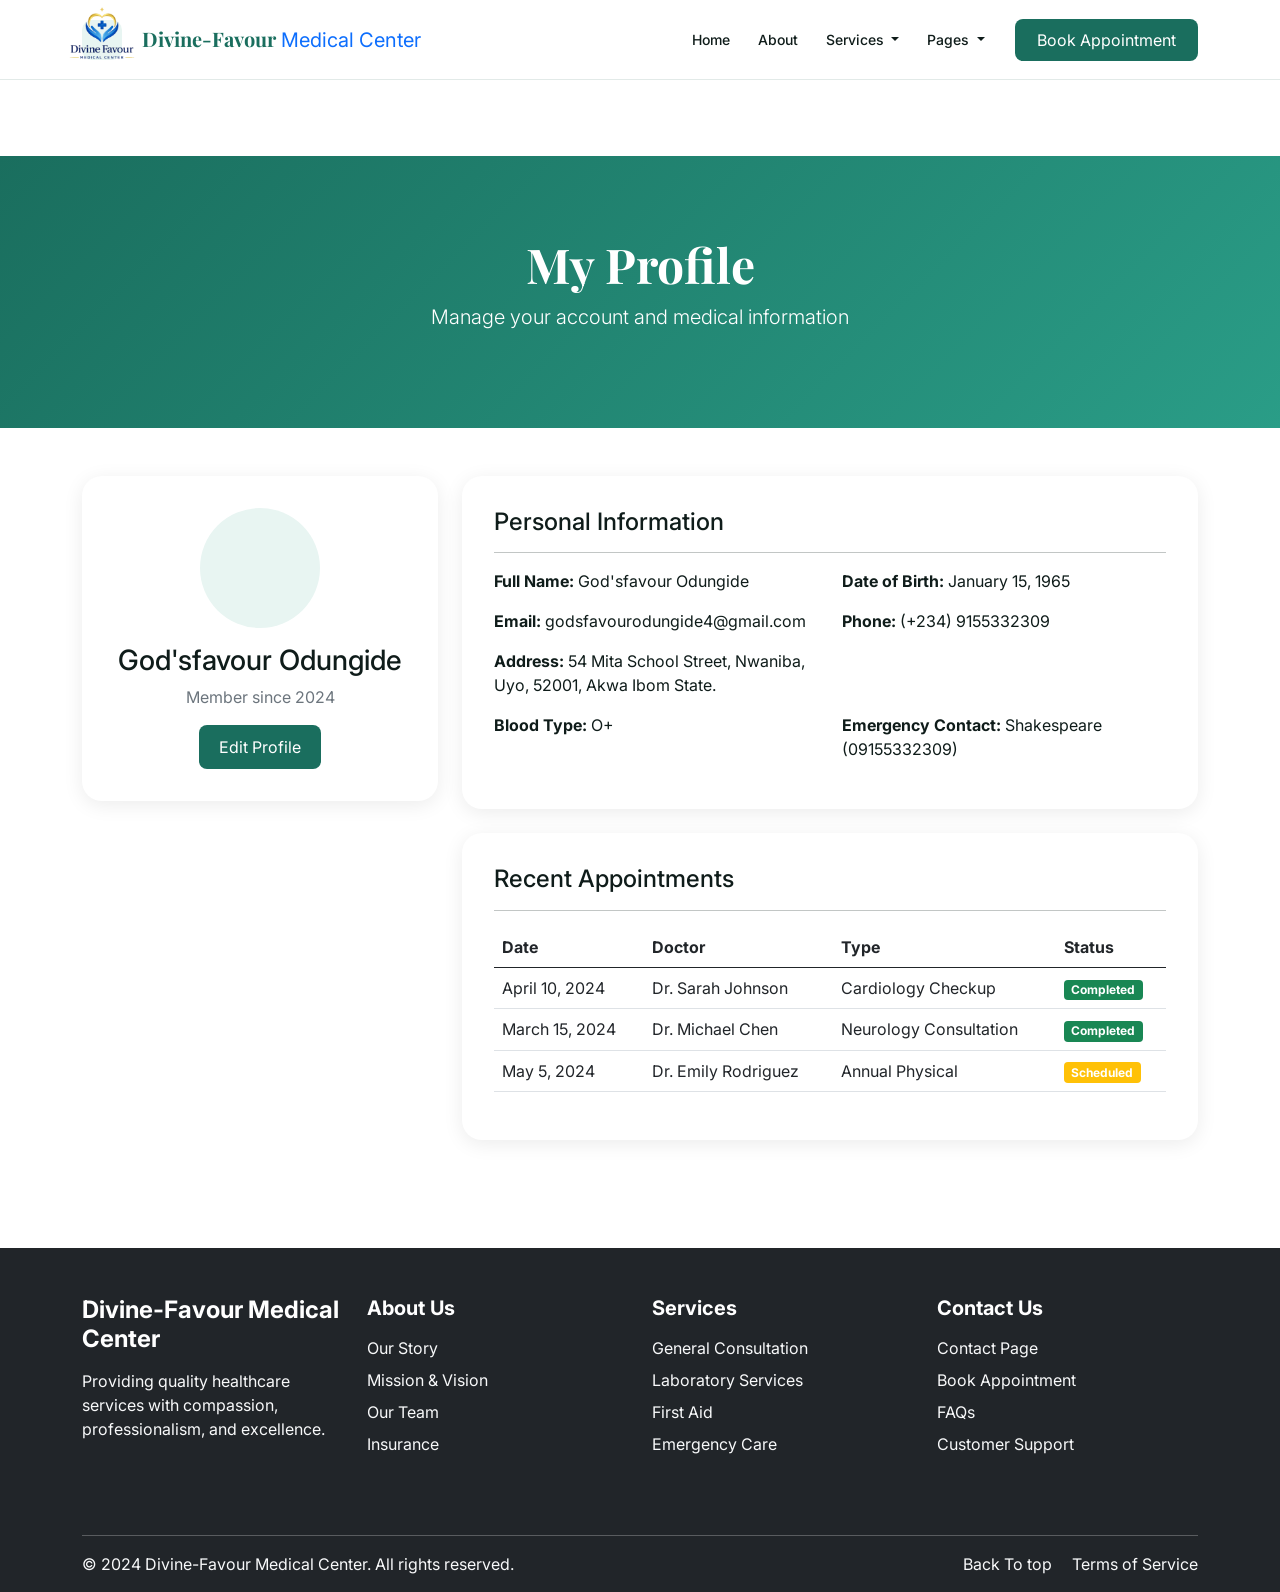
<file: pages/profile.html>
<!doctype html>
<html lang="en">
  <head>
    <meta charset="UTF-8" />
    <meta name="viewport" content="width=device-width, initial-scale=1.0" />
    <title>Divine-Favour - Medical Center</title>
    <link rel="stylesheet" href="/css/bootstrap.min.css" />

    <link
      href="https://fonts.googleapis.com/css2?family=Inter:wght@300;400;500;600;700&family=Playfair+Display:wght@600;700&display=swap"
      rel="stylesheet"
    />
    <link rel="stylesheet" href="css2/profile.css" />
  </head>
  <body>
    <!-- Main Navigation Bar -->
    <nav class="main-navbar navbar navbar-expand-lg">
      <div class="container">
        <!-- Brand / Logo -->
        <a class="navbar-brand" href="/index.html">
          <div class="brand-icon">
         <img src="/logo/ChatGPT Image May 13, 2026, 05_31_06 PM.png" width="130px">
          </div> <br>
          
          <div class="brand-text">
            <strong>Divine-Favour</strong>
            <span>Medical Center</span>
          </div>
        </a>

        <!-- Mobile Toggle Button -->
        <button
          class="navbar-toggler"
          type="button"
          data-bs-toggle="collapse"
          data-bs-target="#mainNavbar"
        >
          <span class="navbar-toggler-icon"></span>
        </button>

        <!-- Navigation Links -->
        <div class="collapse navbar-collapse" id="mainNavbar">
          <ul class="navbar-nav ms-auto mb-2 mb-lg-0 align-items-lg-center">
            <!-- Home Link -->
            <li class="nav-item">
              <a class="nav-link nav-link-custom active" href="index.html"
                >Home</a
              >
            </li>

            <!-- About Link -->
            <li class="nav-item">
              <a class="nav-link nav-link-custom" href="pages/about.html"
                >About</a
              >
            </li>

            <!-- Services Dropdown -->
            <li class="nav-item dropdown">
              <a
                class="nav-link nav-link-custom dropdown-toggle"
                href="#"
                data-bs-toggle="dropdown"
              >
                Services
              </a>
              <ul class="dropdown-menu dropdown-menu-custom">
                <li>
                  <a class="dropdown-item" href="pages/medical-checkup.html"
                    ><i class="bi bi-heart-pulse"></i>Medical Checkup</a
                  >
                </li>
                <li>
                  <a class="dropdown-item" href="pages/emergency-care.html"
                    ><i class="bi bi-truck-front"></i>Emergency Care</a
                  >
                </li>
                <li>
                  <a class="dropdown-item" href="pages/insurance.html"
                    ><i class="bi bi-shield-check"></i>Insurance</a
                  >
                </li>
                <li>
                  <a class="dropdown-item" href="pages/appointment.html"
                    ><i class="bi bi-calendar-check"></i>Appointment</a
                  >
                </li>
              </ul>
            </li>

            <!-- Pages Dropdown -->
            <li class="nav-item dropdown">
              <a
                class="nav-link nav-link-custom dropdown-toggle"
                href="#"
                data-bs-toggle="dropdown"
              >
                Pages
              </a>
              <ul class="dropdown-menu dropdown-menu-custom">
                <li>
                  <a class="dropdown-item" href="pages/faqs.html"
                    ><i class="bi bi-question-circle"></i>FAQs</a
                  >
                </li>
                <li>
                  <a class="dropdown-item" href="pages/doctors-staff.html"
                    ><i class="bi bi-people"></i>Doctors & Staff</a
                  >
                </li>
                <li>
                  <a class="dropdown-item" href="pages/profile.html"
                    ><i class="bi bi-person-circle"></i>Profile</a
                  >
                </li>
                <li>
                  <a class="dropdown-item" href="pages/first-aid.html"
                    ><i class="bi bi-newspaper"></i>First Aid</a
                  >
                </li>
                <li><hr class="dropdown-divider my-1" /></li>
                <li>
                  <a class="dropdown-item" href="pages/contact.html"
                    ><i class="bi bi-envelope"></i>Contact</a
                  >
                </li>
              </ul>
            </li>
          </ul>

          <!-- Action Buttons -->
          <div class="d-flex gap-2 ms-lg-3 mt-3 mt-lg-0">
            <a href="pages/appointment.html" class="nav-cta-signup"
              >Book Appointment</a
            >
          </div>
        </div>
      </div>
    </nav>

    <section class="page-header">
      <div class="container text-center">
        <h1 class="page-title">My Profile</h1>
        <p class="lead">Manage your account and medical information</p>
      </div>
    </section>

    <section class="container py-5">
      <div class="row">
        <div class="col-lg-4">
          <div class="profile-card text-center">
            <div class="profile-avatar">
              <i class="bi bi-person-circle"></i>
            </div>
            <h3>God'sfavour Odungide</h3>
            <p class="text-muted">Member since 2024</p>
            <button class="btn-edit">Edit Profile</button>
          </div>
        </div>
        <div class="col-lg-8">
          <div class="profile-card">
            <h4>Personal Information</h4>
            <hr />
            <div class="row">
              <div class="col-md-6 mb-3">
                <strong>Full Name:</strong> God'sfavour Odungide
              </div>
              <div class="col-md-6 mb-3">
                <strong>Date of Birth:</strong> January 15, 1965
              </div>
              <div class="col-md-6 mb-3">
                <strong>Email:</strong> godsfavourodungide4@gmail.com
              </div>
              <div class="col-md-6 mb-3">
                <strong>Phone:</strong> (+234) 9155332309
              </div>
              <div class="col-md-12 mb-3">
                <strong>Address:</strong> 54 Mita School Street, Nwaniba,<br />
                Uyo, 52001, Akwa Ibom State.
              </div>
              <div class="col-md-6 mb-3"><strong>Blood Type:</strong> O+</div>
              <div class="col-md-6 mb-3">
                <strong>Emergency Contact:</strong> Shakespeare (09155332309)
              </div>
            </div>
          </div>

          <div class="profile-card mt-4">
            <h4>Recent Appointments</h4>
            <hr />
            <div class="table-responsive">
              <table class="table">
                <thead>
                  <tr>
                    <th>Date</th>
                    <th>Doctor</th>
                    <th>Type</th>
                    <th>Status</th>
                  </tr>
                </thead>
                <tbody>
                  <tr>
                    <td>April 10, 2024</td>
                    <td>Dr. Sarah Johnson</td>
                    <td>Cardiology Checkup</td>
                    <td><span class="badge bg-success">Completed</span></td>
                  </tr>
                  <tr>
                    <td>March 15, 2024</td>
                    <td>Dr. Michael Chen</td>
                    <td>Neurology Consultation</td>
                    <td><span class="badge bg-success">Completed</span></td>
                  </tr>
                  <tr>
                    <td>May 5, 2024</td>
                    <td>Dr. Emily Rodriguez</td>
                    <td>Annual Physical</td>
                    <td><span class="badge bg-warning">Scheduled</span></td>
                  </tr>
                </tbody>
              </table>
            </div>
          </div>
        </div>
      </div>
    </section>

    <footer class="footer bg-dark text-white pt-5 pb-3">
      <div class="container">
        <div class="row">
          <!-- Left Section -->
          <div class="col-lg-3 mb-4">
            <h4 class="fw-bold mb-3">Divine-Favour Medical Center</h4>

            <p class="text-light">
              Providing quality healthcare services with compassion,
              professionalism, and excellence.
            </p>

            <!-- Social Media Icons -->
            <div class="mt-4">
              <a
                href="https://facebook.com"
                target="_blank"
                class="text-white me-3 fs-5"
              >
                <i class="bi bi-facebook"></i>
              </a>

              <a
                href="https://twitter.com"
                target="_blank"
                class="text-white me-3 fs-5"
              >
                <i class="bi bi-twitter-x"></i>
              </a>

              <a
                href="https://instagram.com"
                target="_blank"
                class="text-white me-3 fs-5"
              >
                <i class="bi bi-instagram"></i>
              </a>

              <a
                href="https://linkedin.com"
                target="_blank"
                class="text-white fs-5"
              >
                <i class="bi bi-linkedin"></i>
              </a>
            </div>
          </div>

          <!-- About Us -->
          <div class="col-lg-3 col-md-4 mb-4">
            <h5 class="fw-bold mb-3">About Us</h5>

            <ul class="list-unstyled">
              <li class="mb-2">
                <a
                  href="pages/about.html"
                  class="text-light text-decoration-none"
                >
                  Our Story
                </a>
              </li>

              <li class="mb-2">
                <a
                  href="pages/emergency-care.html"
                  class="text-light text-decoration-none"
                >
                  Mission & Vision
                </a>
              </li>

              <li class="mb-2">
                <a
                  href="pages/doctors-staff.html"
                  class="text-light text-decoration-none"
                >
                  Our Team
                </a>
              </li>

              <li>
                <a
                  href="pages/insurance.html"
                  class="text-light text-decoration-none"
                >
                  Insurance
                </a>
              </li>
            </ul>
          </div>

          <!-- Services -->
          <div class="col-lg-3 col-md-4 mb-4">
            <h5 class="fw-bold mb-3">Services</h5>

            <ul class="list-unstyled">
              <li class="mb-2">
                <a
                  href="pages/contact.html"
                  class="text-light text-decoration-none"
                >
                  General Consultation
                </a>
              </li>

              <li class="mb-2">
                <a href="/index.html" class="text-light text-decoration-none">
                  Laboratory Services
                </a>
              </li>

              <li class="mb-2">
                <a
                  href="pages/first-aid.html"
                  class="text-light text-decoration-none"
                >
                  First Aid
                </a>
              </li>

              <li>
                <a
                  href="pages/emergency-care.html"
                  class="text-light text-decoration-none"
                >
                  Emergency Care
                </a>
              </li>
            </ul>
          </div>

          <!-- Contact Us -->
          <div class="col-lg-3 col-md-4 mb-4">
            <h5 class="fw-bold mb-3">Contact Us</h5>

            <ul class="list-unstyled">
              <li class="mb-2">
                <a href="contact.html" class="text-light text-decoration-none">
                  Contact Page
                </a>
              </li>

              <li class="mb-2">
                <a
                  href="pages/appointment.html"
                  class="text-light text-decoration-none"
                >
                  Book Appointment
                </a>
              </li>

              <li class="mb-2">
                <a
                  href="pages/faqs.html"
                  class="text-light text-decoration-none"
                >
                  FAQs
                </a>
              </li>

              <li>
                <a
                  href="pages/contact.html"
                  class="text-light text-decoration-none"
                >
                  Customer Support
                </a>
              </li>
            </ul>
          </div>
        </div>

        <!-- Bottom Footer -->
        <hr class="border-secondary" />

        <div class="row align-items-center">
          <div class="col-md-6">
            <p class="mb-0 text-light">
              © 2024 Divine-Favour Medical Center. All rights reserved.
            </p>
          </div>

          <div class="col-md-6 text-md-end mt-3 mt-md-0">
            <a
              href="pages/profile.html"
              class="text-light text-decoration-none me-3"
            >
              Back To top
            </a>

            <a href="#" class="text-light text-decoration-none">
              Terms of Service
            </a>
          </div>
        </div>
      </div>
    </footer>

    <script src="/js/bootstrap.js"></script>
  </body>
</html>
</file>
<file: pages/css2/appointment.css>
:root {
  --primary: #1a6e5e;
  --primary-light: #e8f5f2;
  --primary-mid: #2a9d87;
  --accent: #e8734a;
  --dark: #0f1c1a;
  --text-muted: #6b7a78;
  --border: #e2eae8;
  --white: #ffffff;
}
* {
  margin: 0;
  padding: 0;
  box-sizing: border-box;
}
body {
  font-family: "Inter", sans-serif;
  color: var(--dark);
  background: var(--white);
}

.navbar-top-bar {
  background: var(--primary);
  padding: 8px 0;
  font-size: 13px;
  color: rgba(255, 255, 255, 0.85);
}
.main-navbar {
  background: var(--white);
  height: 80px;
  border-bottom: 1px solid var(--border);
  position: sticky;
  top: 0;
  z-index: 1000;
}
.navbar-brand {
  display: flex;
  align-items: center;
  gap: 10px;
  text-decoration: none;
}
.brand-icon {
  width: 40px;
  height: 40px;
  background: var(--white);
  border-radius: 10px;
  display: flex;
  align-items: center;
  justify-content: center;
  color: #fff;
}
.brand-text strong {
  font-family: "Playfair Display", serif;
  font-size: 20px;
  color: var(--primary);
}
.nav-link-custom {
  font-size: 14px;
  font-weight: 500;
  color: var(--dark) !important;
  padding: 8px 14px !important;
  border-radius: 8px;
}
.nav-link-custom:hover {
  color: var(--primary) !important;
  background: var(--primary-light);
}
.dropdown-menu-custom {
  border: 1px solid var(--border);
  border-radius: 12px;
  padding: 8px;
}
.dropdown-item {
  font-size: 13.5px;
  border-radius: 8px;
  padding: 9px 14px;
}
.nav-cta-login {
  color: var(--primary) !important;
  border: 1.5px solid var(--primary);
  border-radius: 8px;
  padding: 8px 20px !important;
  text-decoration: none;
}
.nav-cta-signup {
  background: var(--primary);
  color: #fff !important;
  border-radius: 8px;
  padding: 9px 22px !important;
  text-decoration: none;
}

.page-header {
  background: linear-gradient(
    135deg,
    var(--primary) 0%,
    var(--primary-mid) 100%
  );
  color: white;
  padding: 80px 0;
  margin-top: 76px;
}
.page-title {
  font-size: 3rem;
  font-weight: 700;
  font-family: "Playfair Display", serif;
}
.appointment-form {
  background: white;
  border-radius: 20px;
  padding: 2rem;
  box-shadow: 0 4px 20px rgba(0, 0, 0, 0.08);
}
.btn-book {
  background: var(--primary);
  color: white;
  border: none;
  padding: 12px 30px;
  border-radius: 10px;
  width: 100%;
  font-weight: 600;
}
.btn-book:hover {
  background: var(--primary-mid);
}
.doctor-select {
  background: white;
  border: 1px solid var(--border);
  border-radius: 10px;
  padding: 0.75rem;
  width: 100%;
}
.footer {
  background: var(--dark);
  color: var(--text-muted);
  padding: 60px 0 30px;
  margin-top: 60px;
}
@media (max-width: 768px) {
  .page-title {
    font-size: 2rem;
  }
}
</file>
<file: pages/css2/contact.css>
:root {
  --primary: #1a6e5e;
  --primary-light: #e8f5f2;
  --primary-mid: #2a9d87;
  --dark: #0f1c1a;
  --text-muted: #6b7a78;
  --border: #e2eae8;
  --white: #ffffff;
}
* {
  margin: 0;
  padding: 0;
  box-sizing: border-box;
}
body {
  font-family: "Inter", sans-serif;
  color: var(--dark);
  background: var(--white);
}

.navbar-top-bar {
  background: var(--primary);
  padding: 8px 0;
  font-size: 13px;
  color: rgba(255, 255, 255, 0.85);
}
.main-navbar {
  background: var(--white);
  height: 80px;
  border-bottom: 1px solid var(--border);
  position: sticky;
  top: 0;
  z-index: 1000;
}
.navbar-brand {
  display: flex;
  align-items: center;
  gap: 10px;
  text-decoration: none;
}
.brand-icon {
  width: 40px;
  height: 40px;
  background: var(--white);
  border-radius: 10px;
  display: flex;
  align-items: center;
  justify-content: center;
  color: #fff;
}
.brand-text strong {
  font-family: "Playfair Display", serif;
  font-size: 20px;
  color: var(--primary);
}
.nav-link-custom {
  font-size: 14px;
  font-weight: 500;
  color: var(--dark) !important;
  padding: 8px 14px !important;
  border-radius: 8px;
}
.nav-link-custom:hover {
  color: var(--primary) !important;
  background: var(--primary-light);
}
.dropdown-menu-custom {
  border: 1px solid var(--border);
  border-radius: 12px;
  padding: 8px;
}
.dropdown-item {
  font-size: 13.5px;
  border-radius: 8px;
  padding: 9px 14px;
}
.nav-cta-login {
  color: var(--primary) !important;
  border: 1.5px solid var(--primary);
  border-radius: 8px;
  padding: 8px 20px !important;
  text-decoration: none;
}
.nav-cta-signup {
  background: var(--primary);
  color: #fff !important;
  border-radius: 8px;
  padding: 9px 22px !important;
  text-decoration: none;
}

.page-header {
  background: linear-gradient(
    135deg,
    var(--primary) 0%,
    var(--primary-mid) 100%
  );
  color: white;
  padding: 80px 0;
  margin-top: 76px;
}
.page-title {
  font-size: 3rem;
  font-weight: 700;
  font-family: "Playfair Display", serif;
}
.contact-info-card {
  text-align: center;
  padding: 2rem;
  background: white;
  border-radius: 20px;
  box-shadow: 0 4px 20px rgba(0, 0, 0, 0.08);
  height: 100%;
  transition: transform 0.3s ease;
}
.contact-info-card:hover {
  transform: translateY(-5px);
}
.contact-icon {
  width: 70px;
  height: 70px;
  background: var(--primary-light);
  border-radius: 50%;
  display: flex;
  align-items: center;
  justify-content: center;
  margin: 0 auto 1rem;
}
.contact-icon i {
  font-size: 30px;
  color: var(--primary);
}
.contact-form {
  background: white;
  border-radius: 20px;
  padding: 2rem;
  box-shadow: 0 4px 20px rgba(0, 0, 0, 0.08);
}
.btn-submit {
  background: var(--primary);
  color: white;
  padding: 12px 30px;
  border-radius: 10px;
  border: none;
  width: 100%;
  font-weight: 600;
}
.btn-submit:hover {
  background: var(--primary-mid);
}
.footer {
  background: var(--dark);
  color: var(--text-muted);
  padding: 60px 0 30px;
  margin-top: 60px;
}
@media (max-width: 768px) {
  .page-title {
    font-size: 2rem;
  }
}
</file>
<file: pages/css2/emergency.css>
:root {
  --primary: #1a6e5e;
  --primary-light: #e8f5f2;
  --primary-mid: #2a9d87;
  --accent: #e8734a;
  --dark: #0f1c1a;
  --text-muted: #6b7a78;
  --border: #e2eae8;
  --white: #ffffff;
  --surface: #f7faf9;
}
* {
  margin: 0;
  padding: 0;
  box-sizing: border-box;
}
body {
  font-family: "Inter", sans-serif;
  color: var(--dark);
  background: var(--white);
}

.navbar-top-bar {
  background: var(--primary);
  padding: 8px 0;
  font-size: 13px;
  color: rgba(255, 255, 255, 0.85);
}
.navbar-top-bar a {
  color: rgba(255, 255, 255, 0.85);
  text-decoration: none;
}
.main-navbar {
  background: var(--white);
  height: 80px;
  border-bottom: 1px solid var(--border);
  position: sticky;
  top: 0;
  z-index: 1000;
}
.navbar-brand {
  display: flex;
  align-items: center;
  gap: 10px;
  text-decoration: none;
}
.brand-icon {
  width: 40px;
  height: 40px;
  background: var(--light);
  border-radius: 10px;
  display: flex;
  align-items: center;
  justify-content: center;
  color: #fff;
}
.brand-text strong {
  font-family: "Playfair Display", serif;
  font-size: 20px;
  color: var(--primary);
}
.brand-text span {
  font-size: 11px;
  color: var(--text-muted);
  text-transform: uppercase;
}
.nav-link-custom {
  font-size: 14px;
  font-weight: 500;
  color: var(--dark) !important;
  padding: 8px 14px !important;
  border-radius: 8px;
}
.nav-link-custom:hover {
  color: var(--primary) !important;
  background: var(--primary-light);
}
.dropdown-menu-custom {
  border: 1px solid var(--border);
  border-radius: 12px;
  box-shadow: 0 12px 32px rgba(15, 28, 26, 0.1);
  padding: 8px;
}
.dropdown-item {
  font-size: 13.5px;
  border-radius: 8px;
  padding: 9px 14px;
}
.dropdown-item:hover {
  background: var(--primary-light);
  color: var(--primary);
}
.nav-cta-login {
  color: var(--primary) !important;
  border: 1.5px solid var(--primary);
  border-radius: 8px;
  padding: 8px 20px !important;
  text-decoration: none;
}
.nav-cta-signup {
  background: var(--primary);
  color: #fff !important;
  border-radius: 8px;
  padding: 9px 22px !important;
  text-decoration: none;
}

.page-header {
  background: linear-gradient(
    135deg,
    var(--primary) 0%,
    var(--primary-mid) 100%
  );
  color: white;
  padding: 80px 0;
  margin-top: 76px;
}
.page-title {
  font-size: 3rem;
  font-weight: 700;
  margin-bottom: 1rem;
  font-family: "Playfair Display", serif;
}
.service-detail-card {
  background: white;
  border-radius: 20px;
  padding: 2rem;
  box-shadow: 0 4px 20px rgba(0, 0, 0, 0.08);
  height: 100%;
  transition: transform 0.3s ease;
}
.service-detail-card:hover {
  transform: translateY(-5px);
}
.checkup-list {
  list-style: none;
  padding: 0;
}
.checkup-list li {
  padding: 12px 0;
  border-bottom: 1px solid var(--border);
  display: flex;
  align-items: center;
  gap: 12px;
}
.checkup-list li i {
  color: var(--primary);
  font-size: 20px;
}
.pricing-card {
  background: var(--surface);
  border-radius: 20px;
  padding: 2rem;
  text-align: center;
  border: 1px solid var(--border);
}
.pricing-price {
  font-size: 2.5rem;
  font-weight: 700;
  color: var(--primary);
}
.btn-book {
  background: var(--primary);
  color: white;
  padding: 12px 30px;
  border-radius: 10px;
  text-decoration: none;
  display: inline-block;
  transition: all 0.3s ease;
}
.btn-book:hover {
  background: var(--primary-mid);
  transform: translateY(-2px);
  color: white;
}
.footer {
  background: var(--dark);
  color: var(--text-muted);
  padding: 60px 0 30px;
  margin-top: 60px;
}
.footer-title {
  color: white;
  font-size: 18px;
  font-weight: 600;
  margin-bottom: 24px;
}
.footer-links {
  list-style: none;
  padding: 0;
}
.footer-links li {
  margin-bottom: 12px;
}
.footer-links a {
  color: var(--text-muted);
  text-decoration: none;
}
.footer-links a:hover {
  color: var(--primary-light);
}
@media (max-width: 768px) {
  .page-title {
    font-size: 2rem;
  }
}
</file>
<file: pages/css2/faq.css>
:root {
  --primary: #1a6e5e;
  --primary-light: #e8f5f2;
  --primary-mid: #2a9d87;
  --dark: #0f1c1a;
  --text-muted: #6b7a78;
  --border: #e2eae8;
  --white: #ffffff;
}
* {
  margin: 0;
  padding: 0;
  box-sizing: border-box;
}
body {
  font-family: "Inter", sans-serif;
  color: var(--dark);
  background: var(--white);
}

.navbar-top-bar {
  background: var(--primary);
  padding: 8px 0;
  font-size: 13px;
  color: rgba(255, 255, 255, 0.85);
}
.main-navbar {
  background: var(--white);
  height: 80px;
  border-bottom: 1px solid var(--border);
  position: sticky;
  top: 0;
  z-index: 1000;
}
.navbar-brand {
  display: flex;
  align-items: center;
  gap: 10px;
  text-decoration: none;
}
.brand-icon {
  width: 40px;
  height: 40px;
  background: var(--white);
  border-radius: 10px;
  display: flex;
  align-items: center;
  justify-content: center;
  color: #fff;
}
.brand-text strong {
  font-family: "Playfair Display", serif;
  font-size: 20px;
  color: var(--primary);
}
.nav-link-custom {
  font-size: 14px;
  font-weight: 500;
  color: var(--dark) !important;
  padding: 8px 14px !important;
  border-radius: 8px;
}
.nav-link-custom:hover {
  color: var(--primary) !important;
  background: var(--primary-light);
}
.dropdown-menu-custom {
  border: 1px solid var(--border);
  border-radius: 12px;
  padding: 8px;
}
.dropdown-item {
  font-size: 13.5px;
  border-radius: 8px;
  padding: 9px 14px;
}
.nav-cta-login {
  color: var(--primary) !important;
  border: 1.5px solid var(--primary);
  border-radius: 8px;
  padding: 8px 20px !important;
  text-decoration: none;
}
.nav-cta-signup {
  background: var(--primary);
  color: #fff !important;
  border-radius: 8px;
  padding: 9px 22px !important;
  text-decoration: none;
}

.page-header {
  background: linear-gradient(
    135deg,
    var(--primary) 0%,
    var(--primary-mid) 100%
  );
  color: white;
  padding: 80px 0;
  margin-top: 76px;
}
.page-title {
  font-size: 3rem;
  font-weight: 700;
  font-family: "Playfair Display", serif;
}
.accordion-button {
  background: var(--primary-light);
  color: var(--primary);
  font-weight: 600;
}
.accordion-button:not(.collapsed) {
  background: var(--primary);
  color: white;
}
.footer {
  background: var(--dark);
  color: var(--text-muted);
  padding: 60px 0 30px;
  margin-top: 60px;
}
@media (max-width: 768px) {
  .page-title {
    font-size: 2rem;
  }
}
</file>
<file: pages/css2/profile.css>
:root {
  --primary: #1a6e5e;
  --primary-light: #e8f5f2;
  --primary-mid: #2a9d87;
  --dark: #0f1c1a;
  --text-muted: #6b7a78;
  --border: #e2eae8;
  --white: #ffffff;
}
* {
  margin: 0;
  padding: 0;
  box-sizing: border-box;
}
body {
  font-family: "Inter", sans-serif;
  color: var(--dark);
  background: var(--white);
}

.navbar-top-bar {
  background: var(--primary);
  padding: 8px 0;
  font-size: 13px;
  color: rgba(255, 255, 255, 0.85);
}
.main-navbar {
  background: var(--white);
  height: 80px;
  border-bottom: 1px solid var(--border);
  position: sticky;
  top: 0;
  z-index: 1000;
}
.navbar-brand {
  display: flex;
  align-items: center;
  gap: 10px;
  text-decoration: none;
}
.brand-icon {
  width: 40px;
  height: 40px;
  background: var(--primary-light);
  border-radius: 10px;
  display: flex;
  align-items: center;
  justify-content: center;
  color: #fff;
}
.brand-text strong {
  font-family: "Playfair Display", serif;
  font-size: 20px;
  color: var(--primary);
}
.nav-link-custom {
  font-size: 14px;
  font-weight: 500;
  color: var(--dark) !important;
  padding: 8px 14px !important;
  border-radius: 8px;
}
.nav-link-custom:hover {
  color: var(--primary) !important;
  background: var(--primary-light);
}
.dropdown-menu-custom {
  border: 1px solid var(--border);
  border-radius: 12px;
  padding: 8px;
}
.dropdown-item {
  font-size: 13.5px;
  border-radius: 8px;
  padding: 9px 14px;
}
.nav-cta-login {
  color: var(--primary) !important;
  border: 1.5px solid var(--primary);
  border-radius: 8px;
  padding: 8px 20px !important;
  text-decoration: none;
}
.nav-cta-signup {
  background: var(--primary);
  color: #fff !important;
  border-radius: 8px;
  padding: 9px 22px !important;
  text-decoration: none;
}

.page-header {
  background: linear-gradient(
    135deg,
    var(--primary) 0%,
    var(--primary-mid) 100%
  );
  color: white;
  padding: 80px 0;
  margin-top: 76px;
}
.page-title {
  font-size: 3rem;
  font-weight: 700;
  font-family: "Playfair Display", serif;
}
.profile-card {
  background: white;
  border-radius: 20px;
  padding: 2rem;
  box-shadow: 0 4px 20px rgba(0, 0, 0, 0.08);
}
.profile-avatar {
  width: 120px;
  height: 120px;
  border-radius: 50%;
  background: var(--primary-light);
  display: flex;
  align-items: center;
  justify-content: center;
  margin: 0 auto 1rem;
}
.profile-avatar i {
  font-size: 60px;
  color: var(--primary);
}
.btn-edit {
  background: var(--primary);
  color: white;
  border: none;
  padding: 10px 20px;
  border-radius: 8px;
}
.footer {
  background: var(--dark);
  color: var(--text-muted);
  padding: 60px 0 30px;
  margin-top: 60px;
}
@media (max-width: 768px) {
  .page-title {
    font-size: 2rem;
  }
}
</file>
